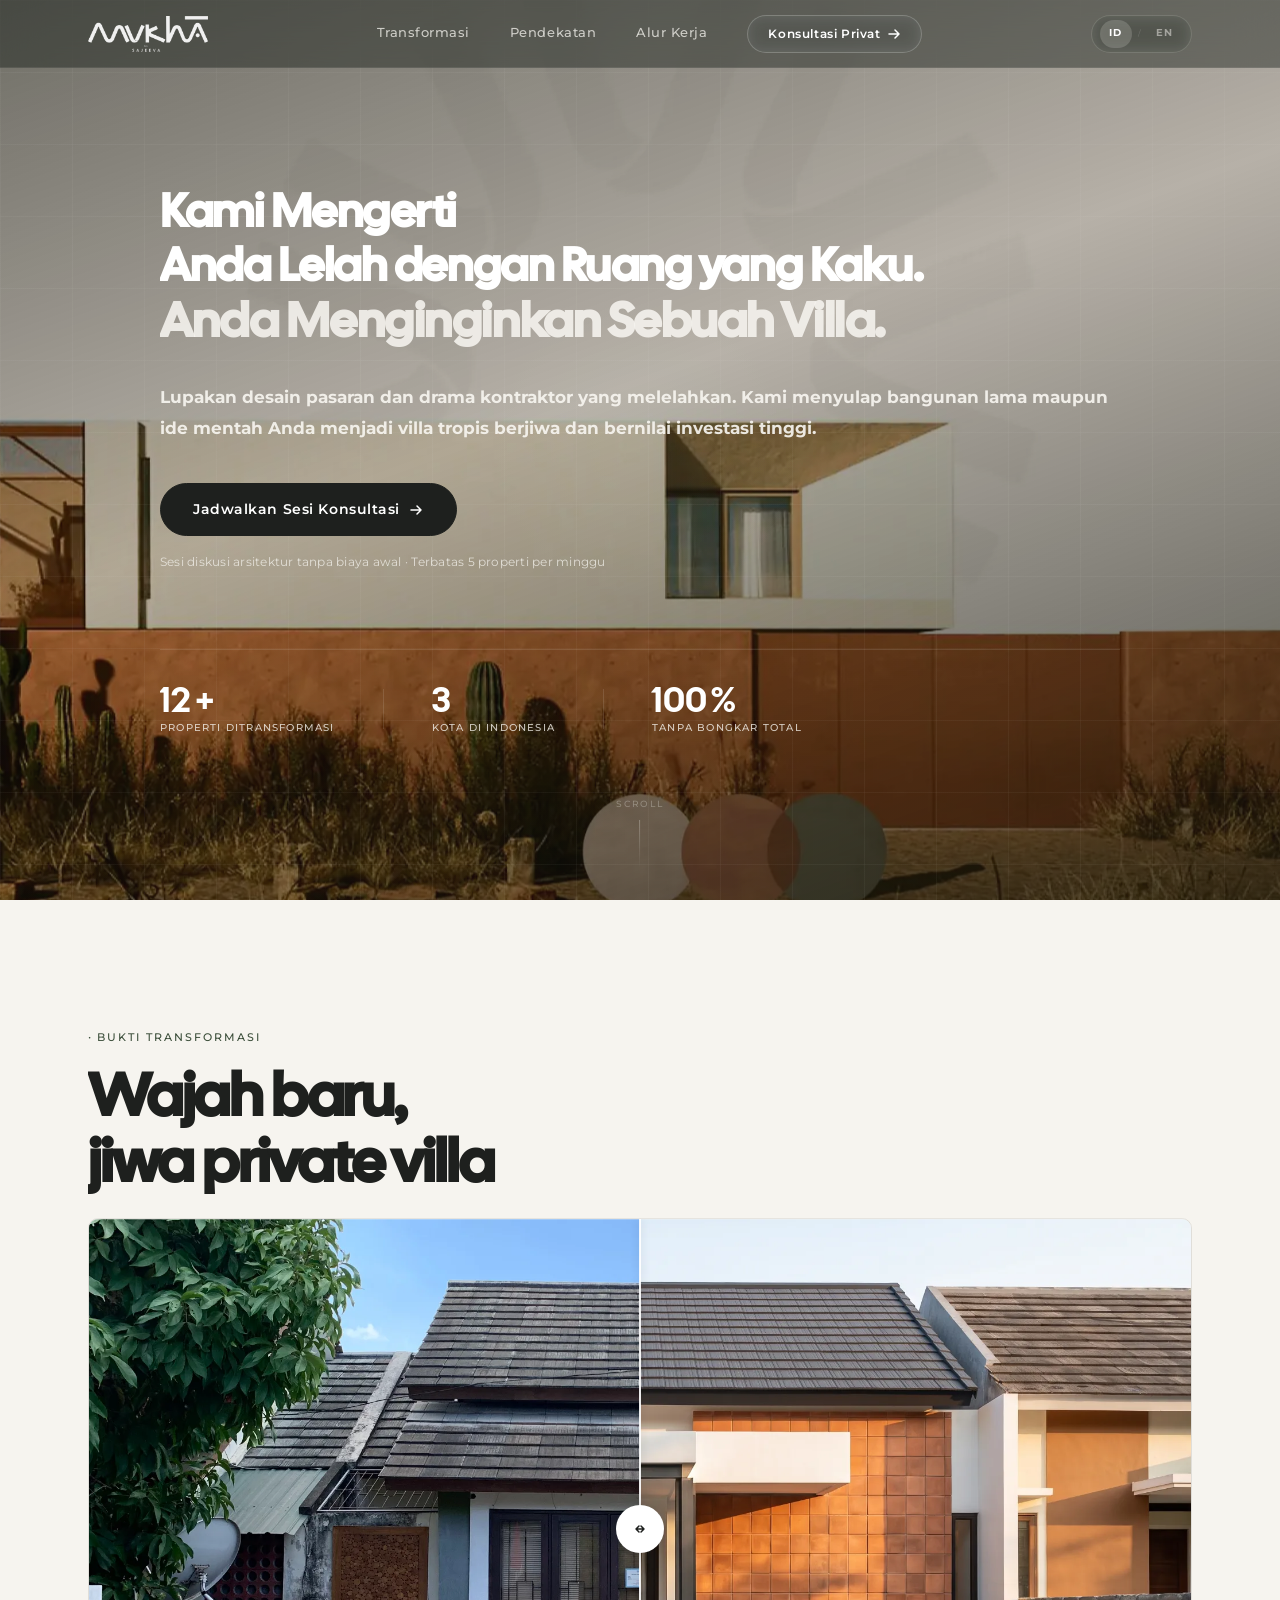
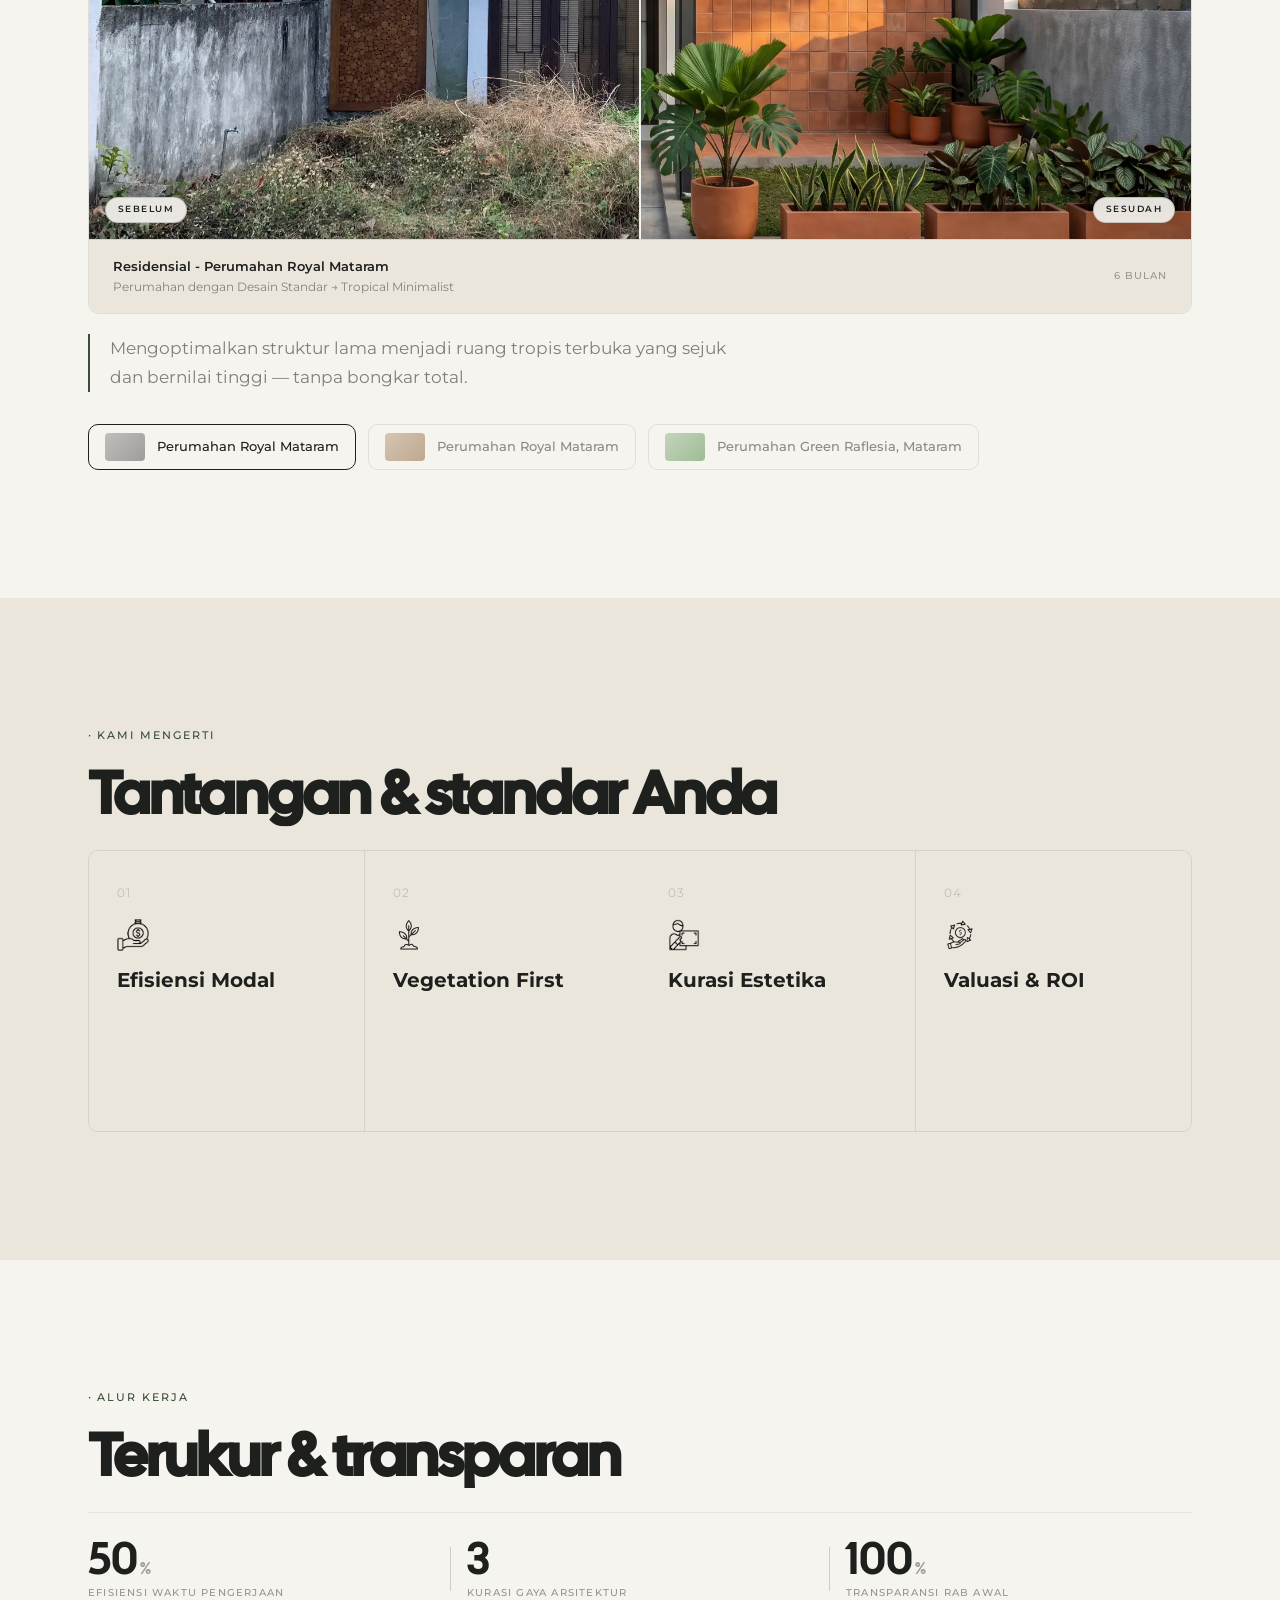
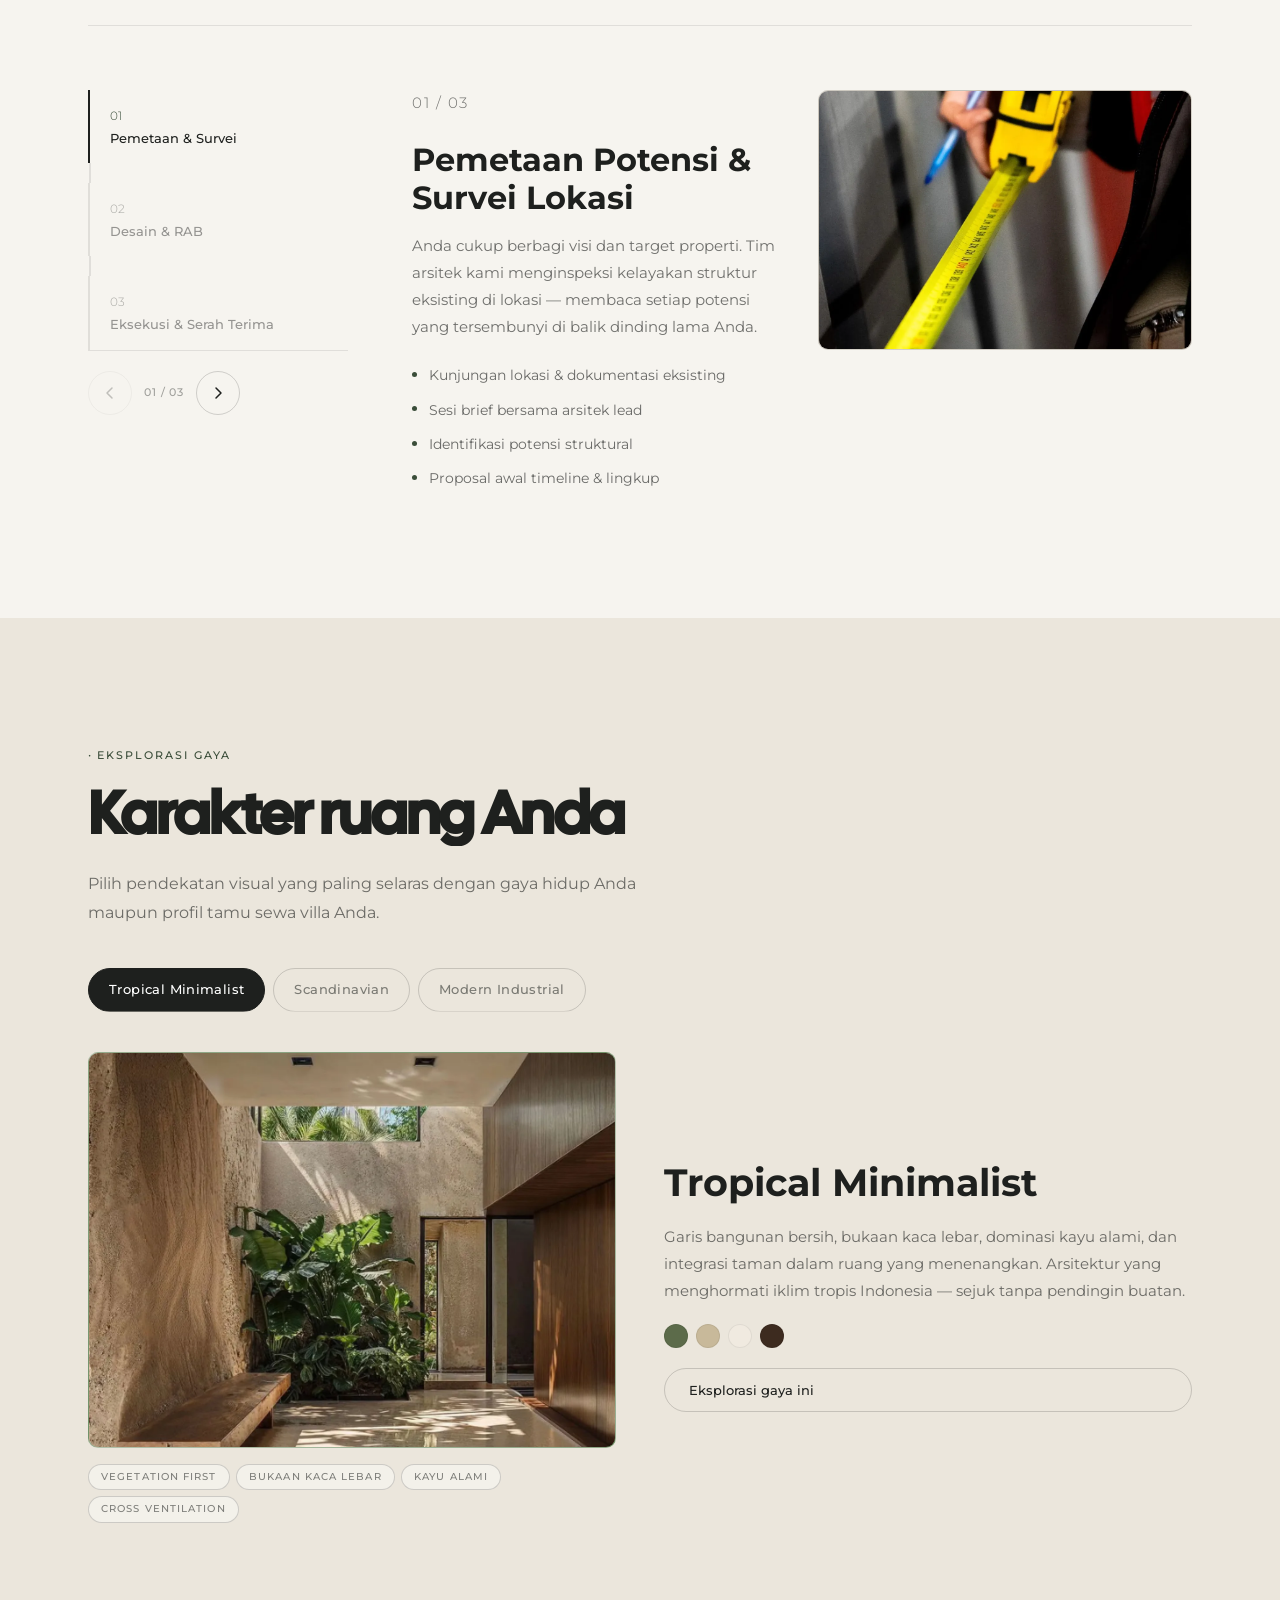
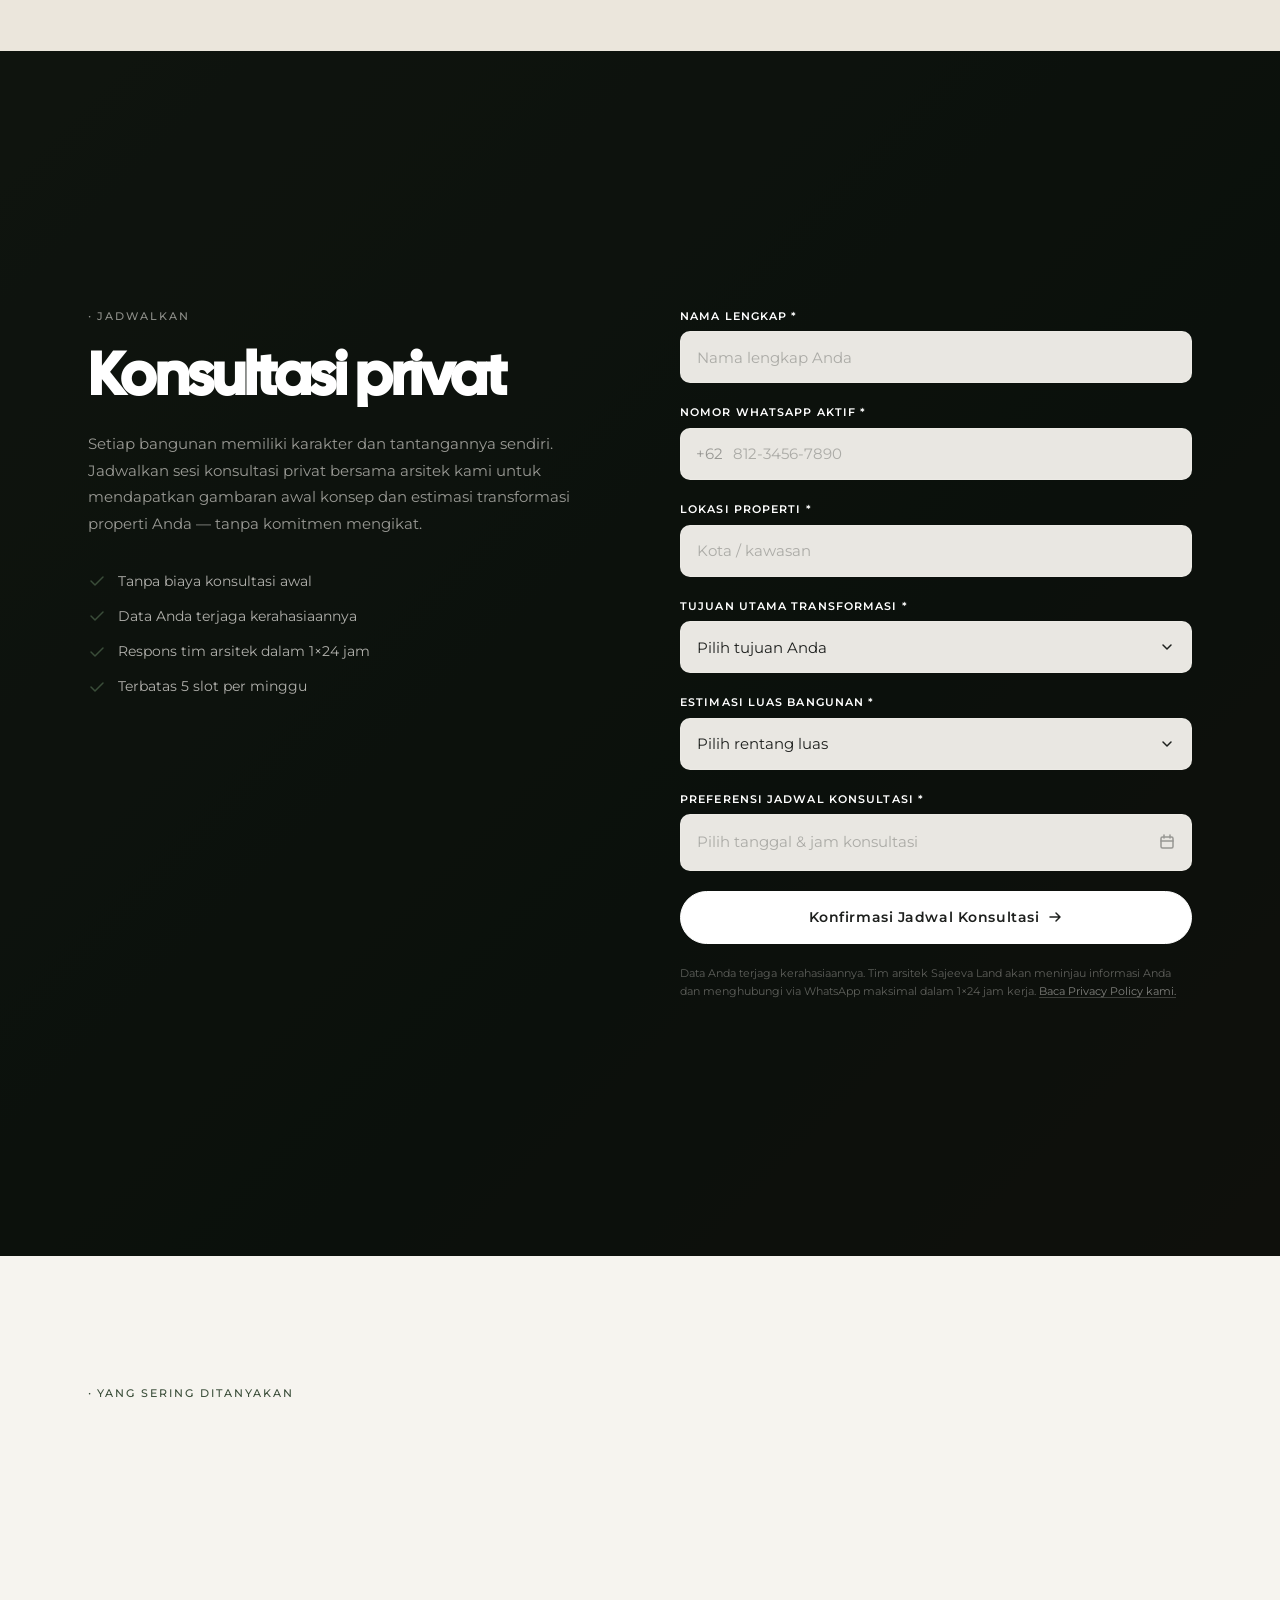
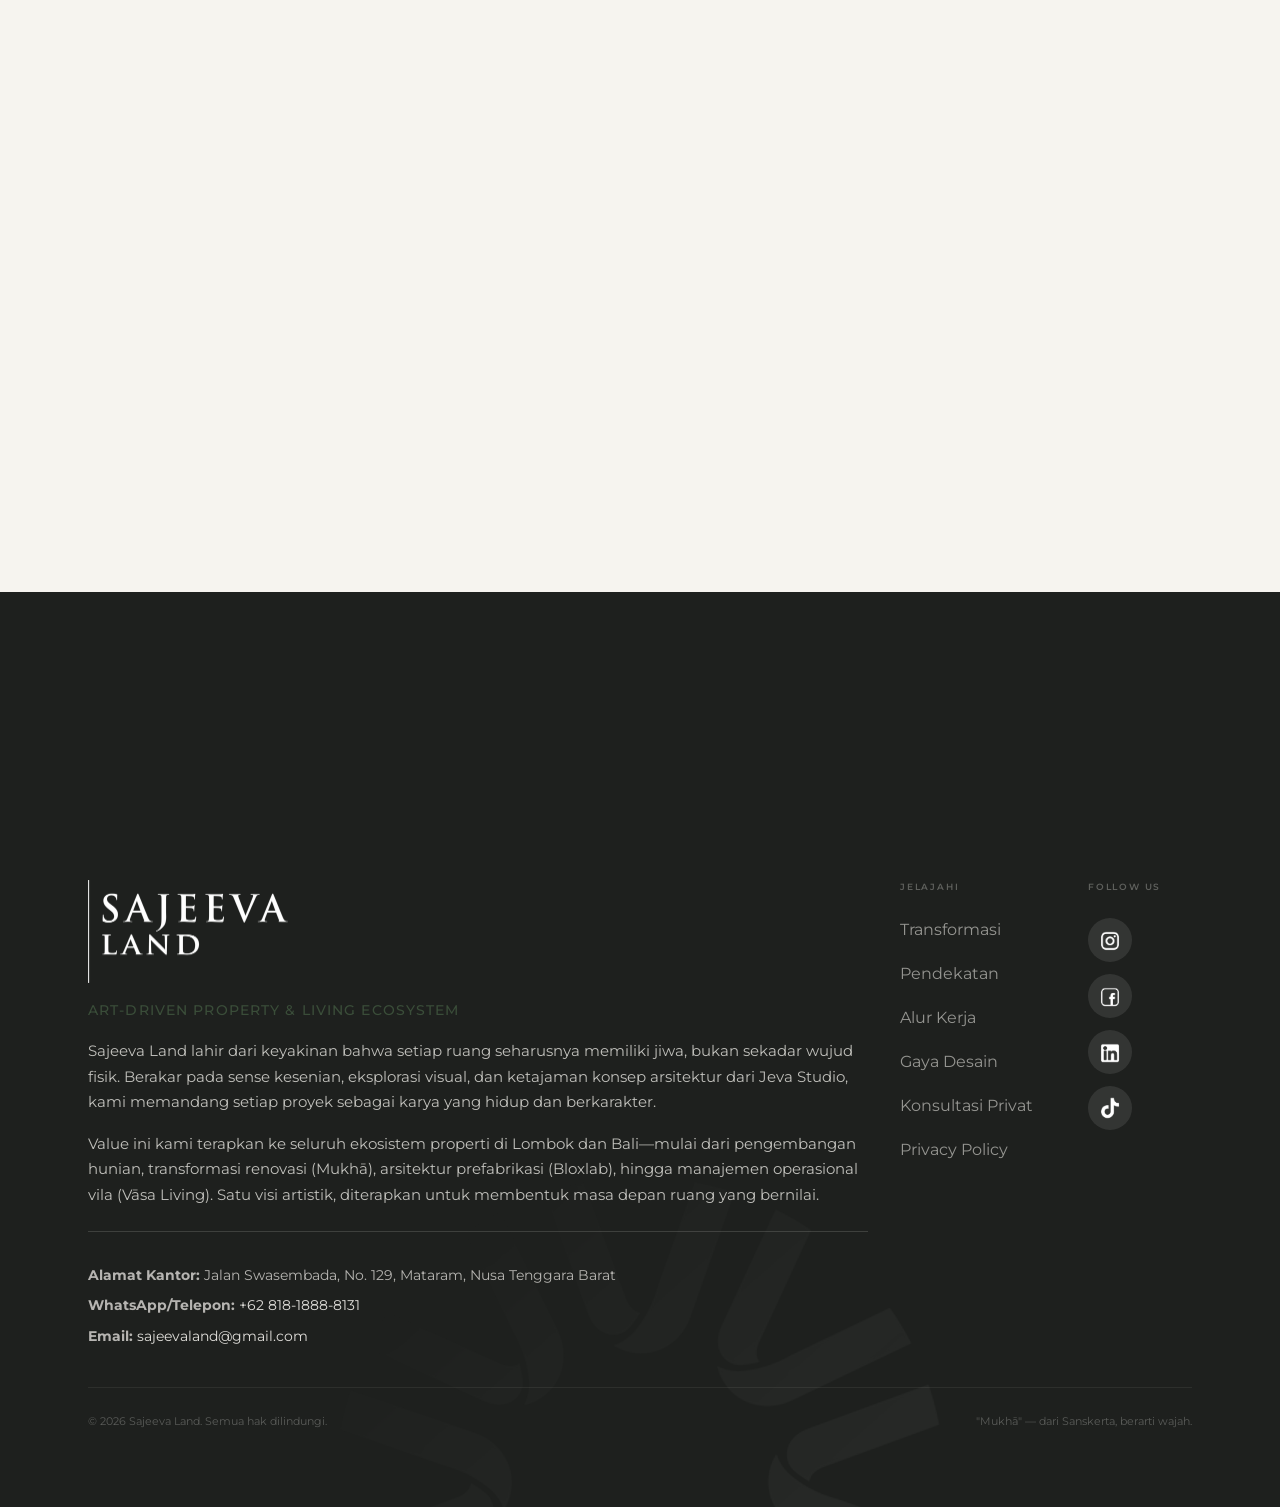
<file: MUKHA BY SAJEEVA/index.html>
<!DOCTYPE html>
<html lang="id">
<head>
  <!-- Google Tag Manager -->
  <script async src="https://www.googletagmanager.com/gtm.js?id=GTM-WZL8XSZG"></script>
<script>
  window.dataLayer = window.dataLayer || [];
  function gtag(){dataLayer.push(arguments);}
  gtag('js', new Date());
</script>
  <meta charset="UTF-8" />
  <meta name="viewport" content="width=device-width, initial-scale=1.0" />
  <title>Mukhā by Sajeeva — Transformasi Properti Berkelas</title>
  <meta name="description" content="Mukhā by Sajeeva menghadirkan standar private villa pada rumah lama Anda—tanpa bongkar total. Transformasi properti berbasis Vegetation First oleh Sajeeva Land." />
  <link rel="icon" type="image/webp" href="assets/favicon%20mukha.webp" />
  <link rel="apple-touch-icon" href="assets/favicon%20mukha.webp" />
  <!-- Preload critical assets -->
  <link rel="preload" href="assets/hero.webp" as="image" />
  <link rel="preload" href="assets/logo.webp" as="image" />
  <link rel="preconnect" href="https://fonts.googleapis.com" />
  <link rel="preconnect" href="https://fonts.gstatic.com" crossorigin />
  <link href="https://fonts.googleapis.com/css2?family=Cal+Sans&family=Montserrat:ital,wght@0,400;0,500;0,600;0,700;1,400&display=swap" rel="stylesheet" />
  <link rel="stylesheet" href="assets/css/style.css?v=71" />
</head>
<body>

  <!-- NAV -->
  <header class="nav" id="top">
    <div class="nav__inner container">
      <a href="#top" class="nav__logo">
        <img src="assets/logo.webp" alt="Mukhā by Sajeeva" class="nav__logo-img" />
      </a>
      <nav class="nav__links" aria-label="Navigasi utama">
        <a href="#transformasi" class="nav__link" data-id="Transformasi" data-en="Transformation">Transformasi</a>
        <a href="#nilai" class="nav__link" data-id="Pendekatan" data-en="Approach">Pendekatan</a>
        <a href="#proses" class="nav__link" data-id="Alur Kerja" data-en="Process">Alur Kerja</a>
        <a href="#konsultasi" class="nav__cta" data-id="Konsultasi Privat" data-en="Private Consult">
          <span class="nav__cta-label" data-id="Konsultasi Privat" data-en="Private Consult">Konsultasi Privat</span>
          <svg width="14" height="14" viewBox="0 0 14 14" fill="none"gabisa aria-hidden="true"><path d="M2 7h10M8 3l4 4-4 4" stroke="currentColor" stroke-width="1.5" stroke-linecap="round" stroke-linejoin="round"/></svg>
        </a>
      </nav>
      <div class="nav__right">
        <div class="lang-switch" role="group" aria-label="Pilih bahasa">
          <button class="lang-btn lang-btn--active" data-lang="id" aria-pressed="true">ID</button>
          <span class="lang-sep" aria-hidden="true">/</span>
          <button class="lang-btn" data-lang="en" aria-pressed="false">EN</button>
        </div>
        <button class="nav__burger" id="nav-burger" aria-label="Menu" aria-expanded="false">
          <span></span><span></span>
        </button>
      </div>
    </div>
    <div class="nav__mobile" id="nav-mobile" hidden>
      <a href="#transformasi" data-id="Transformasi" data-en="Transformation">Transformasi</a>
      <a href="#nilai" data-id="Pendekatan" data-en="Approach">Pendekatan</a>
      <a href="#proses" data-id="Alur Kerja" data-en="Process">Alur Kerja</a>
      <a href="#konsultasi" class="nav__mobile-cta" data-id="Konsultasi Privat →" data-en="Private Consult →">Konsultasi Privat →</a>
    </div>
  </header>

  <main>

    <!-- ═══════════════════════════════
         HERO
    ═══════════════════════════════ -->
    <section class="hero" id="hero">
      <div class="hero__bg" aria-hidden="true">
        <div class="hero__bg-img" aria-hidden="true"></div>
        <div class="hero__bg-overlay"></div>
        <div class="hero__grid" aria-hidden="true"></div>
      </div>

      <div class="hero__inner container">

        <div class="hero__logo-img" data-animate="fade-up" data-delay="0" hidden>
          <img src="assets/logo.webp" alt="Mukhā by Sajeeva" />
        </div>

        <div class="hero__body" data-animate="split-text" data-delay="200">
          <h1 class="hero__statement">
            <span class="split-word" data-id="Kami Mengerti" data-en="We Understand">Kami Mengerti</span>
            <span class="split-word" data-id="Anda Lelah dengan Ruang yang Kaku." data-en="You're Tired of Rigid Spaces.">Anda Lelah dengan Ruang yang Kaku.</span>
            <span class="split-word hero__statement-em" data-id="Anda Menginginkan Sebuah Villa." data-en="You Want a True Villa."><em>Anda Menginginkan Sebuah Villa.</em></span>
          </h1>
          <p class="hero__sub" data-id="Lupakan desain pasaran dan drama kontraktor yang melelahkan. Kami menyulap bangunan lama maupun ide mentah Anda menjadi villa tropis berjiwa dan bernilai investasi tinggi." data-en="No more template designs or endless contractor drama. We transform tired structures and raw ideas into soulful, high-yield tropical villas.">
            Lupakan desain pasaran dan drama kontraktor yang melelahkan. Kami menyulap bangunan lama maupun ide mentah Anda menjadi villa tropis berjiwa dan bernilai investasi tinggi.
          </p>
          <div class="hero__cta-group">
            <a href="#konsultasi" class="btn-cta magnetic" data-id="Jadwalkan Sesi Konsultasi" data-en="Schedule a Consultation">
              <span class="btn-label" data-id="Jadwalkan Sesi Konsultasi" data-en="Schedule a Consultation">Jadwalkan Sesi Konsultasi</span>
              <svg class="btn-arrow" width="16" height="16" viewBox="0 0 16 16" fill="none" aria-hidden="true"><path d="M3 8h10M9 4l4 4-4 4" stroke="currentColor" stroke-width="1.5" stroke-linecap="round" stroke-linejoin="round"/></svg>
            </a>
            <p class="hero__micronote">
              <span data-id="Sesi diskusi arsitektur tanpa biaya awal" data-en="Free initial architecture consultation">Sesi diskusi arsitektur tanpa biaya awal</span>
              <span aria-hidden="true"> · </span>
              <span data-id="Terbatas 5 properti per minggu" data-en="Limited to 5 properties per week">Terbatas 5 properti per minggu</span>
            </p>
          </div>
        </div>

        <div class="hero__metrics" data-animate="fade-up" data-delay="500">
          <div class="hero__metric">
            <span class="hero__metric-num" data-count="12">0</span>
            <span class="hero__metric-label" data-id="Properti Ditransformasi" data-en="Properties Transformed">Properti Ditransformasi</span>
          </div>
          <div class="hero__metric-sep" aria-hidden="true"></div>
          <div class="hero__metric">
            <span class="hero__metric-num" data-count="3">0</span>
            <span class="hero__metric-label" data-id="Kota di Indonesia" data-en="Cities in Indonesia">Kota di Indonesia</span>
          </div>
          <div class="hero__metric-sep" aria-hidden="true"></div>
          <div class="hero__metric">
            <span class="hero__metric-num" data-count="100">0</span>
            <span class="hero__metric-label" data-id="Tanpa Bongkar Total" data-en="Without Full Demolition">Tanpa Bongkar Total</span>
          </div>
        </div>
      </div>

      <div class="hero__scroll" aria-hidden="true">
        <span>scroll</span>
        <div class="hero__scroll-line"></div>
      </div>
    </section>

    <!-- ═══════════════════════════════
         BEFORE–AFTER
    ═══════════════════════════════ -->
    <section class="transform section" id="transformasi">
      <div class="container">
        <div class="section-label" data-animate="fade-up">
          <span class="dot" aria-hidden="true">·</span> <span data-id="· bukti transformasi" data-en="· proof of transformation">bukti transformasi</span>
        </div>
        <h2 class="section-title" data-animate="fade-up" data-delay="80">
          <span data-id="Wajah baru," data-en="A new face,">Wajah baru,</span><br /><em data-id="jiwa private villa" data-en="the soul of a private villa">jiwa private villa</em>
        </h2>

        <div class="ba-wrap" data-animate="fade-up" data-delay="160">
          <div class="ba" id="ba-1" role="region" aria-label="Perbandingan sebelum dan sesudah Yogyakarta">
            <div class="ba__track">
              <div class="ba__side ba__side--before">
                <img src="assets/b3.webp" alt="Kondisi asli properti Yogyakarta" loading="lazy" />
                <div class="ba__label" data-id="sebelum" data-en="before">sebelum</div>
              </div>
              <div class="ba__side ba__side--after">
                <img src="assets/a3.webp" alt="Hasil transformasi Yogyakarta" loading="lazy" />
                <div class="ba__label ba__label--right" data-id="sesudah" data-en="after">sesudah</div>
              </div>
              <div class="ba__divider" id="ba-divider">
                <div class="ba__line"></div>
                <button class="ba__handle" aria-label="Geser untuk membandingkan">
                  <svg width="22" height="22" viewBox="0 0 22 22" fill="none" aria-hidden="true">
                    <path d="M7 11h8M7 11l3-3M7 11l3 3M15 11l-3-3M15 11l-3 3" stroke="currentColor" stroke-width="1.5" stroke-linecap="round" stroke-linejoin="round"/>
                  </svg>
                </button>
              </div>
            </div>
            <div class="ba__info">
              <div>
                <p class="ba__project" data-id="Residensial - Perumahan Royal Mataram" data-en="Residential - Perumahan Royal Mataram">Residensial - Perumahan Royal Mataram</p>
                <p class="ba__type"><span data-id="Perumahan dengan Desain Standar → Tropical Minimalist" data-en="Housing Development with Standardized Designs → Tropical Minimalist">Perumahan dengan Desain Standar → Tropical Minimalist</span></p>
              </div>
              <span class="ba__dur" data-id="6 BULAN" data-en="6 MONTHS">6 BULAN</span>
            </div>
          </div>

          <div class="ba" id="ba-2" role="region" aria-label="Perbandingan sebelum dan sesudah Serpong" hidden>
            <div class="ba__track">
              <div class="ba__side ba__side--before">
                <img src="assets/b2.webp" alt="Kondisi asli properti Serpong" loading="lazy" />
                <div class="ba__label" data-id="sebelum" data-en="before">sebelum</div>
              </div>
              <div class="ba__side ba__side--after">
                <img src="assets/a2.webp" alt="Hasil transformasi Serpong" loading="lazy" />
                <div class="ba__label ba__label--right" data-id="sesudah" data-en="after">sesudah</div>
              </div>
              <div class="ba__divider" id="ba-divider-2">
                <div class="ba__line"></div>
                <button class="ba__handle" aria-label="Geser untuk membandingkan">
                  <svg width="22" height="22" viewBox="0 0 22 22" fill="none" aria-hidden="true">
                    <path d="M7 11h8M7 11l3-3M7 11l3 3M15 11l-3-3M15 11l-3 3" stroke="currentColor" stroke-width="1.5" stroke-linecap="round" stroke-linejoin="round"/>
                  </svg>
                </button>
              </div>
            </div>
            <div class="ba__info">
              <div>
                <p class="ba__project" data-id="Residensial - Perumahan Royal Mataram" data-en="Residential - Perumahan Royal Mataram">Residensial - Perumahan Royal Mataram</p>
                <p class="ba__type"><span data-id="Perumahan dengan Desain Standar → Modern Minimalist" data-en="Housing Development with Standardized Designs → Modern Minimalist">Perumahan dengan Desain Standar → Modern Minimalist</span></p>
              </div>
              <span class="ba__dur" data-id="5 BULAN" data-en="5 MONTHS">5 BULAN</span>
            </div>
          </div>

          <div class="ba" id="ba-3" role="region" aria-label="Perbandingan sebelum dan sesudah Griya Selaparang" hidden>
            <div class="ba__track">
              <div class="ba__side ba__side--before">
                <img src="assets/b1.webp" alt="Kondisi asli properti Griya Selaparang" loading="lazy" />
                <div class="ba__label" data-id="sebelum" data-en="before">sebelum</div>
              </div>
              <div class="ba__side ba__side--after">
                <img src="assets/a1.webp" alt="Hasil transformasi Griya Selaparang" loading="lazy" />
                <div class="ba__label ba__label--right" data-id="sesudah" data-en="after">sesudah</div>
              </div>
              <div class="ba__divider" id="ba-divider-3">
                <div class="ba__line"></div>
                <button class="ba__handle" aria-label="Geser untuk membandingkan">
                  <svg width="22" height="22" viewBox="0 0 22 22" fill="none" aria-hidden="true">
                    <path d="M7 11h8M7 11l3-3M7 11l3 3M15 11l-3-3M15 11l-3 3" stroke="currentColor" stroke-width="1.5" stroke-linecap="round" stroke-linejoin="round"/>
                  </svg>
                </button>
              </div>
            </div>
            <div class="ba__info">
              <div>
                <p class="ba__project" data-id="Residensial - Perumahan Green Raflesia, Mataram" data-en="Residential - Perumahan Green Raflesia, Mataram">Residensial - Perumahan Green Raflesia, Mataram</p>
                <p class="ba__type"><span data-id="Perumahan dengan Desain Standar → Tropical Minimalist Villa" data-en="Housing Development with Standardized Designs → Tropical Minimalist Villa">Perumahan dengan Desain Standar → Tropical Minimalist Villa</span></p>
              </div>
              <span class="ba__dur" data-id="7 BULAN" data-en="7 MONTHS">7 BULAN</span>
            </div>
          </div>

          <p class="ba__caption" data-id="Mengoptimalkan struktur lama menjadi ruang tropis terbuka yang sejuk dan bernilai tinggi — tanpa bongkar total." data-en="Transforming an aging structure into an open tropical space — cool, high-value, without full demolition.">
            Mengoptimalkan struktur lama menjadi ruang tropis terbuka yang sejuk
            dan bernilai tinggi — tanpa bongkar total.
          </p>          </p>

          <div class="ba__thumbs" role="tablist" aria-label="Pilih proyek">
            <button class="ba__thumb ba__thumb--active" role="tab" aria-selected="true" data-idx="0">
              <div class="ba__thumb-img" style="background:linear-gradient(135deg,#C0BFBD,#9E9C9A)"></div>
              <span>Perumahan Royal Mataram</span>
            </button>
            <button class="ba__thumb" role="tab" aria-selected="false" data-idx="1">
              <div class="ba__thumb-img" style="background:linear-gradient(135deg,#D5C5B0,#BFA890)"></div>
              <span>Perumahan Royal Mataram</span>
            </button>
            <button class="ba__thumb" role="tab" aria-selected="false" data-idx="2">
              <div class="ba__thumb-img" style="background:linear-gradient(135deg,#C4D4BC,#9EBC95)"></div>
              <span>Perumahan Green Raflesia, Mataram</span>
            </button>
          </div>
        </div>
      </div>
    </section>

    <!-- ═══════════════════════════════
         VALUE MATRIX
    ═══════════════════════════════ -->
    <section class="matrix section" id="nilai">
      <div class="container">
        <div class="section-label" data-animate="fade-up">
          <span class="dot" aria-hidden="true">·</span> <span data-id="· Kami mengerti" data-en="· We understand">Kami mengerti</span>
        </div>
        <h2 class="section-title" data-animate="fade-up" data-delay="80"><span data-id="Tantangan &amp; standar Anda" data-en="Your challenges & standards">Tantangan & standar Anda</span></h2>

        <div class="matrix__grid">
          <div class="matrix__card" data-animate="fade-up" data-delay="0" tabindex="0">
            <div class="matrix__front">
              <span class="matrix__num">01</span>
              <img src="assets/efisiensi.webp" class="matrix__icon" width="32" height="32" alt="" aria-hidden="true" loading="lazy">
              <h3 class="matrix__title" data-id="Efisiensi Modal" data-en="Capital Efficiency">Efisiensi Modal</h3>
            </div>
            <div class="matrix__back">
              <h3 class="matrix__title" data-id="Efisiensi Modal" data-en="Capital Efficiency">Efisiensi Modal</h3>
              <p data-id="Tak perlu mengorbankan waktu dan biaya bangun dari nol. Kami mempertahankan struktur kokoh yang sudah ada untuk efisiensi biaya dan percepatan waktu pengerjaan hingga 50%." data-en="No need to sacrifice time and cost building from scratch. We preserve your existing solid structure to cut costs and accelerate delivery by up to 50%.">Tak perlu mengorbankan waktu dan biaya bangun dari nol. Kami mempertahankan struktur kokoh yang sudah ada untuk efisiensi biaya dan percepatan waktu pengerjaan hingga 50%.</p>
            </div>
          </div>

          <div class="matrix__card" data-animate="fade-up" data-delay="80" tabindex="0">
            <div class="matrix__front">
              <span class="matrix__num">02</span>
              <img src="assets/vegetation.webp" class="matrix__icon" width="32" height="32" alt="" aria-hidden="true" loading="lazy">
              <h3 class="matrix__title">Vegetation First</h3>
            </div>
            <div class="matrix__back">
              <h3 class="matrix__title">Vegetation First</h3>
              <p data-id="Menjawab masalah rumah panas dan pengap lewat integrasi lanskap tropis, aliran udara silang, dan pencahayaan alami sebagai fondasi utama desain." data-en="Solving the problem of hot, stuffy homes through tropical landscape integration, cross ventilation, and natural light as the primary design foundation.">Menjawab masalah rumah panas dan pengap lewat integrasi lanskap tropis, aliran udara silang, dan pencahayaan alami sebagai fondasi utama desain.</p>
            </div>
          </div>

          <div class="matrix__card" data-animate="fade-up" data-delay="160" tabindex="0">
            <div class="matrix__front">
              <span class="matrix__num">03</span>
              <img src="assets/kurasi.webp" class="matrix__icon" width="32" height="32" alt="" aria-hidden="true" loading="lazy">
              <h3 class="matrix__title" data-id="Kurasi Estetika" data-en="Aesthetic Curation">Kurasi Estetika</h3>
            </div>
            <div class="matrix__back">
              <h3 class="matrix__title" data-id="Kurasi Estetika" data-en="Aesthetic Curation">Kurasi Estetika</h3>
              <p data-id="Rancangan arsitektur timeless dari tim Sajeeva Land melalui pilihan gaya terkurasi yang relevan untuk hunian pribadi maupun pasar sewa premium." data-en="Timeless architectural designs from the Sajeeva Land team through curated style choices relevant for personal residences and the premium rental market.">Rancangan arsitektur dari tim Sajeeva Land melalui pilihan gaya terkurasi yang relevan untuk hunian pribadi maupun pasar sewa premium.</p>
            </div>
          </div>

          <div class="matrix__card" data-animate="fade-up" data-delay="240" tabindex="0">
            <div class="matrix__front">
              <span class="matrix__num">04</span>
              <img src="assets/roi.webp" class="matrix__icon" width="32" height="32" alt="" aria-hidden="true" loading="lazy">
              <h3 class="matrix__title" data-id="Valuasi & ROI" data-en="Valuation & ROI">Valuasi &amp; ROI</h3>
            </div>
            <div class="matrix__back">
              <h3 class="matrix__title" data-id="Valuasi & ROI" data-en="Valuation & ROI">Valuasi &amp; ROI</h3>
              <p data-id="Setiap detail material dan tata ruang dikalkulasi untuk mengangkat nilai jual kembali (capital gain) serta daya tarik rental yield properti Anda." data-en="Every material detail and spatial layout is calculated to elevate your property's resale value (capital gain) and rental yield appeal.">Setiap detail material dan tata ruang dikalkulasi untuk mengangkat nilai jual kembali (capital gain) serta daya tarik rental yield properti Anda.</p>
            </div>
          </div>
        </div>
      </div>
    </section>

    <!-- ═══════════════════════════════
         PROCESS
    ═══════════════════════════════ -->
    <section class="process section" id="proses">
      <div class="container">
        <div class="section-label" data-animate="fade-up">
          <span class="dot" aria-hidden="true">·</span> <span data-id="· alur kerja" data-en="· our process">alur kerja</span>
        </div>
        <h2 class="section-title" data-animate="fade-up" data-delay="80">
          <em data-id="Terukur" data-en="Measured">Terukur</em> &amp; <span data-id="transparan" data-en="transparent">transparan</span></h2>
        </h2>

        <div class="metrics-strip" data-animate="fade-up" data-delay="160">
          <div class="metric">
            <span class="metric__num"><span data-count="50">0</span><span class="metric__sfx">%</span></span>
            <span class="metric__label" data-id="Efisiensi Waktu Pengerjaan" data-en="Construction Time Efficiency">Efisiensi Waktu Pengerjaan</span>
          </div>
          <div class="metric__sep" aria-hidden="true"></div>
          <div class="metric">
            <span class="metric__num"><span data-count="3">0</span></span>
            <span class="metric__label" data-id="Kurasi Gaya Arsitektur" data-en="Curated Architectural Styles">Kurasi Gaya Arsitektur</span>
          </div>
          <div class="metric__sep" aria-hidden="true"></div>
          <div class="metric">
            <span class="metric__num"><span data-count="100">0</span><span class="metric__sfx">%</span></span>
            <span class="metric__label" data-id="Transparansi RAB Awal" data-en="Upfront Budget Transparency">Transparansi RAB Awal</span>
          </div>
        </div>

        <div class="stepper" data-animate="fade-up" data-delay="240">
          <div class="stepper__nav" role="tablist" aria-label="Tahapan proses">
            <button class="stepper__tab stepper__tab--active" role="tab" aria-selected="true" aria-controls="sp-1" id="st-1">
              <span class="stepper__n">01</span>
              <span class="stepper__lbl" data-id="Pemetaan & Survei" data-en="Assessment & Survey">Pemetaan &amp; Survei</span>
            </button>
            <div class="stepper__conn" aria-hidden="true"></div>
            <button class="stepper__tab" role="tab" aria-selected="false" aria-controls="sp-2" id="st-2">
              <span class="stepper__n">02</span>
              <span class="stepper__lbl" data-id="Desain & RAB" data-en="Design & Budget">Desain &amp; RAB</span>
            </button>
            <div class="stepper__conn" aria-hidden="true"></div>
            <button class="stepper__tab" role="tab" aria-selected="false" aria-controls="sp-3" id="st-3">
              <span class="stepper__n">03</span>
              <span class="stepper__lbl" data-id="Eksekusi & Serah Terima" data-en="Execution & Handover">Eksekusi &amp; Serah Terima</span>
            </button>
            <div class="stepper__arrows">
              <button class="icon-btn" id="s-prev" aria-label="Sebelumnya" disabled>
                <svg width="16" height="16" viewBox="0 0 16 16" fill="none" aria-hidden="true"><path d="M10 3L5 8l5 5" stroke="currentColor" stroke-width="1.5" stroke-linecap="round" stroke-linejoin="round"/></svg>
              </button>
              <span id="s-label" aria-live="polite">01 / 03</span>
              <button class="icon-btn" id="s-next" aria-label="Berikutnya">
                <svg width="16" height="16" viewBox="0 0 16 16" fill="none" aria-hidden="true"><path d="M6 3l5 5-5 5" stroke="currentColor" stroke-width="1.5" stroke-linecap="round" stroke-linejoin="round"/></svg>
              </button>
            </div>
          </div>

          <div class="stepper__panels">
            <div class="stepper__panel" id="sp-1" role="tabpanel" aria-labelledby="st-1">
              <div class="stepper__content">
                <p class="stepper__count">01 / 03</p>
                <h3 data-id="Pemetaan Potensi & Survei Lokasi" data-en="Potential Mapping & Site Survey">Pemetaan Potensi &amp; Survei Lokasi</h3>
                <p data-id="Anda cukup berbagi visi dan target properti..." data-en="Simply share your vision and property goals. Our architect team inspects the structural viability on-site — reading every potential hidden behind your building's old walls.">Anda cukup berbagi visi dan target properti. Tim arsitek kami menginspeksi kelayakan struktur eksisting di lokasi — membaca setiap potensi yang tersembunyi di balik dinding lama Anda.</p>
                <ul class="stepper__list">
                  <li data-id="Kunjungan lokasi & dokumentasi eksisting" data-en="Site visit & existing condition documentation">Kunjungan lokasi &amp; dokumentasi eksisting</li>
                  <li data-id="Sesi brief bersama arsitek lead" data-en="Brief session with lead architect">Sesi brief bersama arsitek lead</li>
                  <li data-id="Identifikasi potensi struktural" data-en="Structural potential identification">Identifikasi potensi struktural</li>
                  <li data-id="Proposal awal timeline & lingkup" data-en="Initial timeline & scope proposal">Proposal awal timeline &amp; lingkup</li>
                </ul>
              </div>
              <div class="stepper__visual">
                <div class="stepper__placeholder">
                  <img src="assets/survey.webp" alt="Fase survei" loading="lazy">
                  <span>Foto / Ilustrasi Fase 01</span>
                </div>
              </div>
            </div>

            <div class="stepper__panel" id="sp-2" role="tabpanel" aria-labelledby="st-2" hidden>
              <div class="stepper__content">
                <p class="stepper__count">02 / 03</p>
                <h3 data-id="Konsep Desain & Transparansi RAB" data-en="Design Concept & Budget Transparency">Konsep Desain &amp; Transparansi RAB</h3>
                <p data-id="Penyusunan visualisasi 3D lengkap dengan rincian anggaran yang terkunci sejak awal — tanpa biaya tersembunyi. Anda melihat, menyetujui, lalu kami memulai." data-en="Complete 3D visualizations with a locked budget from day one — no hidden costs. You review, approve, then we begin.">Penyusunan visualisasi 3D lengkap dengan rincian anggaran yang terkunci sejak awal — tanpa biaya tersembunyi. Anda melihat, menyetujui, lalu kami memulai.</p>
                <ul class="stepper__list">
                  <li data-id="Rendering 3D fotorealistik per area" data-en="Photorealistic 3D rendering per area">Rendering 3D fotorealistik per area</li>
                  <li data-id="Gambar kerja arsitektur & interior" data-en="Architectural & interior working drawings">Gambar kerja arsitektur &amp; interior</li>
                  <li data-id="RAB terkunci — tanpa revisi biaya sepihak" data-en="Locked budget — no unilateral cost revisions">RAB terkunci — tanpa revisi biaya sepihak</li>
                  <li data-id="Pemilihan material & palet warna bersama" data-en="Joint material & color palette selection">Pemilihan material &amp; palet warna bersama</li>
                </ul>
              </div>
              <div class="stepper__visual">
                <div class="stepper__placeholder">
                  <img src="assets/design.webp" alt="Fase desain" loading="lazy">
                  <span>Foto / Ilustrasi Fase 02</span>
                </div>
              </div>
            </div>

            <div class="stepper__panel" id="sp-3" role="tabpanel" aria-labelledby="st-3" hidden>
              <div class="stepper__content">
                <p class="stepper__count">03 / 03</p>
                <h3 data-id="Eksekusi Presisi & Serah Terima" data-en="Precision Execution & Handover">Eksekusi Presisi &amp; Serah Terima</h3>
                <p data-id="Pengawasan kualitas berkala oleh tim arsitek Sajeeva Land hingga properti siap dihuni atau dipasarkan. Setiap detail diperiksa sebelum kunci diserahkan ke tangan Anda." data-en="Regular quality oversight by the Sajeeva Land architect team until your property is ready to inhabit or market. Every detail inspected before the keys are handed to you.">Pengawasan kualitas berkala oleh tim arsitek Sajeeva Land hingga properti siap dihuni atau dipasarkan. Setiap detail diperiksa sebelum kunci diserahkan ke tangan Anda.</p>
                <ul class="stepper__list">
                  <li data-id="Site supervisor berdedikasi per proyek" data-en="Dedicated site supervisor per project">Site supervisor berdedikasi per proyek</li>
                  <li data-id="Laporan progres mingguan via WhatsApp" data-en="Weekly progress reports via WhatsApp">Laporan progres mingguan via WhatsApp</li>
                  <li data-id="Quality control berlapis" data-en="Multi-layer quality control">Quality control berlapis</li>
                  <li data-id="Garansi pengerjaan pasca serah terima" data-en="Post-handover workmanship warranty">Garansi pengerjaan pasca serah terima</li>
                </ul>
              </div>
              <div class="stepper__visual">
                <div class="stepper__placeholder">
                  <img src="assets/eksekusi.webp" alt="Fase eksekusi" loading="lazy">
                  <span>Foto / Ilustrasi Fase 03</span>
                </div>
              </div>
            </div>
          </div>

          <!-- Mobile carousel indicator dots -->
          <div class="stepper__carousel-dots" role="group" aria-label="Slide navigation">
            <button class="stepper__dot stepper__dot--active" data-slide="0" aria-label="Slide 1" aria-current="true"></button>
            <button class="stepper__dot" data-slide="1" aria-label="Slide 2"></button>
            <button class="stepper__dot" data-slide="2" aria-label="Slide 3"></button>
          </div>
        </div>
      </div>
    </section>

    <!-- ═══════════════════════════════
         DESIGN STYLES
    ═══════════════════════════════ -->
    <section class="styles section" id="gaya">
      <div class="container">
        <div class="section-label" data-animate="fade-up">
          <span class="dot" aria-hidden="true">·</span> <span data-id="· Eksplorasi gaya" data-en="· Explore styles">Eksplorasi gaya</span>
        </div>
        <h2 class="section-title" data-animate="fade-up" data-delay="80"><span data-id="Karakter ruang Anda" data-en="Your space&#39;s character">Karakter ruang Anda</span></h2>
        <p class="section-desc" data-animate="fade-up" data-delay="160" data-id="Pilih pendekatan visual yang paling selaras dengan gaya hidup Anda maupun profil tamu sewa villa Anda." data-en="Choose the visual approach that best aligns with your lifestyle or your villa rental guests' profile.">
          Pilih pendekatan visual yang paling selaras dengan gaya hidup Anda
          maupun profil tamu sewa villa Anda.
        </p>

        <div class="style-tabs" role="tablist" aria-label="Pilih gaya" data-animate="fade-up" data-delay="240">
          <button class="style-pill style-pill--active" role="tab" aria-selected="true" aria-controls="sty-1" id="styb-1">Tropical Minimalist</button>
          <button class="style-pill" role="tab" aria-selected="false" aria-controls="sty-2" id="styb-2">Scandinavian</button>
          <button class="style-pill" role="tab" aria-selected="false" aria-controls="sty-3" id="styb-3">Modern Industrial</button>
        </div>

        <div class="style-panels" data-animate="fade-up" data-delay="320">

          <div class="style-panel" id="sty-1" role="tabpanel" aria-labelledby="styb-1">
            <div class="style-panel__img">
              <div class="style-panel__ph" style="background:linear-gradient(135deg,#C4D4BC 0%,#7A9F70 100%)">
                <img src="assets/tropical_minimalist.webp" alt="Tropical Minimalist" loading="lazy">
                <span>Tropical Minimalist</span>
              </div>
              <div class="style-panel__tags">
                <span>Vegetation First</span><span data-id="Bukaan Kaca Lebar" data-en="Wide Glass Openings">Bukaan Kaca Lebar</span>
                <span data-id="Kayu Alami" data-en="Natural Wood">Kayu Alami</span><span>Cross Ventilation</span>
              </div>
            </div>
            <div class="style-panel__body">
              <h3>Tropical Minimalist</h3>
              <p data-id="Garis bangunan bersih, bukaan kaca lebar, dominasi kayu alami, dan integrasi taman dalam ruang yang menenangkan. Arsitektur yang menghormati iklim tropis Indonesia — sejuk tanpa pendingin buatan." data-en="Clean building lines, wide glass openings, natural wood dominance, and garden integration in a calming space. Architecture that respects Indonesia's tropical climate — cool without artificial cooling.">Garis bangunan bersih, bukaan kaca lebar, dominasi kayu alami, dan integrasi taman dalam ruang yang menenangkan. Arsitektur yang menghormati iklim tropis Indonesia — sejuk tanpa pendingin buatan.</p>
              <div class="style-panel__swatches">
                <span class="swatch" style="background:#5C6B4A" title="Forest Sage"></span>
                <span class="swatch" style="background:#C8B99A" title="Sand Stone"></span>
                <span class="swatch" style="background:#F0EAE0" title="Linen White"></span>
                <span class="swatch" style="background:#3D2B1F" title="Dark Teak"></span>
              </div>
              <a href="#konsultasi" class="btn-outline" data-id="Eksplorasi gaya ini" data-en="Explore this style">Eksplorasi gaya ini</a>
            </div>
          </div>

          <div class="style-panel" id="sty-2" role="tabpanel" aria-labelledby="styb-2" hidden>
            <div class="style-panel__img">
              <div class="style-panel__ph" style="background:linear-gradient(135deg,#E8DFD0 0%,#C8B99A 100%)">
                <img src="assets/scaninavian.webp" alt="Scandinavian" loading="lazy">
                <span>Scandinavian</span>
              </div>
              <div class="style-panel__tags">
                <span data-id="Palet Terang" data-en="Light Palette">Palet Terang</span><span data-id="Kayu Terang" data-en="Light Wood">Kayu Terang</span>
                <span>Natural Light</span><span data-id="Fungsional" data-en="Functional">Fungsional</span>
              </div>
            </div>
            <div class="style-panel__body">
              <h3>Scandinavian</h3>
              <p data-id="Palet warna terang yang hangat, pencahayaan alami maksimal, serta fungsionalitas ruang yang lapang dan homey. Kehangatan rumah Skandinavia yang diadaptasi ke iklim tropis dengan material lokal." data-en="Warm light palette, maximized natural lighting, and spacious functional rooms with a homey feel. The warmth of Scandinavian homes adapted to the tropical climate with local materials.">Palet warna terang yang hangat, pencahayaan alami maksimal, serta fungsionalitas ruang yang lapang dan homey. Kehangatan rumah Skandinavia yang diadaptasi ke iklim tropis dengan material lokal.</p>
              <div class="style-panel__swatches">
                <span class="swatch" style="background:#D4C5B0" title="Warm Sand"></span>
                <span class="swatch" style="background:#B8A99A" title="Clay"></span>
                <span class="swatch" style="background:#F7F4EF" title="Cream"></span>
                <span class="swatch" style="background:#4A3F35" title="Walnut"></span>
              </div>
              <a href="#konsultasi" class="btn-outline" data-id="Eksplorasi gaya ini" data-en="Explore this style">Eksplorasi gaya ini</a>
            </div>
          </div>

          <div class="style-panel" id="sty-3" role="tabpanel" aria-labelledby="styb-3" hidden>
            <div class="style-panel__img">
              <div class="style-panel__ph" style="background:linear-gradient(135deg,#BEBDBB 0%,#707070 100%)">
                <img src="assets/modern_minimalist.webp" alt="Modern Industrial" loading="lazy">
                <span>Modern Industrial</span>
              </div>
              <div class="style-panel__tags">
                <span>Exposed Concrete</span><span data-id="Baja Hitam Matte" data-en="Matte Black Steel">Baja Hitam Matte</span>
                <span data-id="Batu Alam Lokal" data-en="Local Natural Stone">Batu Alam Lokal</span><span data-id="Vegetasi Rimbun" data-en="Lush Vegetation">Vegetasi Rimbun</span>
              </div>
            </div>
            <div class="style-panel__body">
              <h3>Modern Industrial</h3>
              <p data-id="Eksplorasi tekstur beton ekspos, aksen baja hitam matte, dan batu alam lokal yang berpadu kontras dengan rimbun vegetasi hijau. Kejujuran material diangkat menjadi estetika yang kuat." data-en="Exposed concrete textures, matte black steel accents, and local natural stone contrasting beautifully with lush green vegetation. Raw material honesty elevated into powerful aesthetic.">Eksplorasi tekstur beton ekspos, aksen baja hitam matte, dan batu alam lokal yang berpadu kontras dengan rimbun vegetasi hijau. Kejujuran material diangkat menjadi estetika yang kuat.</p>
              <div class="style-panel__swatches">
                <span class="swatch" style="background:#3A3A3A" title="Charcoal"></span>
                <span class="swatch" style="background:#8B7355" title="Rust Wood"></span>
                <span class="swatch" style="background:#C0B9B0" title="Cement"></span>
                <span class="swatch" style="background:#3A4D39" title="Olive Green"></span>
              </div>
              <a href="#konsultasi" class="btn-outline" data-id="Eksplorasi gaya ini" data-en="Explore this style">Eksplorasi gaya ini</a>
            </div>
          </div>

        </div>
      </div>
    </section>

    <!-- ═══════════════════════════════
         FORM
    ═══════════════════════════════ -->
    <section class="consult section" id="konsultasi">
      <div class="consult__bg" aria-hidden="true"></div>
      <div class="container">
        <div class="consult__inner">

          <div class="consult__left" data-animate="fade-up">
            <div class="section-label section-label--light">
              <span class="dot" aria-hidden="true">·</span> <span data-id="· Jadwalkan" data-en="· Schedule">Jadwalkan</span>
            </div>
            <h2 class="section-title section-title--light"><span data-id="Konsultasi privat" data-en="Private consultation">Konsultasi privat</span></h2>
            <p class="consult__desc" data-id="Setiap bangunan memiliki karakter..." data-en="Every building has its own character and challenges. Schedule a private consultation with our architect to get an initial concept overview and transformation estimate — with no binding commitment.">
              Setiap bangunan memiliki karakter dan tantangannya sendiri.
              Jadwalkan sesi konsultasi privat bersama arsitek kami untuk
              mendapatkan gambaran awal konsep dan estimasi transformasi
              properti Anda — tanpa komitmen mengikat.
            </p>
            <ul class="consult__list">
              <li>
                <svg width="18" height="18" viewBox="0 0 18 18" fill="none" aria-hidden="true"><path d="M3 9l4 4 8-8" stroke="#3A4D39" stroke-width="1.5" stroke-linecap="round" stroke-linejoin="round"/></svg>
                <span data-id="Tanpa biaya konsultasi awal" data-en="No initial consultation fee">Tanpa biaya konsultasi awal</span>
              </li>
              <li>
                <svg width="18" height="18" viewBox="0 0 18 18" fill="none" aria-hidden="true"><path d="M3 9l4 4 8-8" stroke="#3A4D39" stroke-width="1.5" stroke-linecap="round" stroke-linejoin="round"/></svg>
                <span data-id="Data Anda terjaga kerahasiaannya" data-en="Your data is kept confidential">Data Anda terjaga kerahasiaannya</span>
              </li>
              <li>
                <svg width="18" height="18" viewBox="0 0 18 18" fill="none" aria-hidden="true"><path d="M3 9l4 4 8-8" stroke="#3A4D39" stroke-width="1.5" stroke-linecap="round" stroke-linejoin="round"/></svg>
                <span data-id="Respons tim arsitek dalam 1×24 jam" data-en="Architect team responds within 24 hours">Respons tim arsitek dalam 1×24 jam</span>
              </li>
              <li>
                <svg width="18" height="18" viewBox="0 0 18 18" fill="none" aria-hidden="true"><path d="M3 9l4 4 8-8" stroke="#3A4D39" stroke-width="1.5" stroke-linecap="round" stroke-linejoin="round"/></svg>
                <span data-id="Terbatas 5 slot per minggu" data-en="Limited to 5 slots per week">Terbatas 5 slot per minggu</span>
              </li>
            </ul>
          </div>

          <div class="consult__right" data-animate="fade-up" data-delay="160">
            <form class="form" id="consult-form" novalidate data-submitting="false">

              <div class="form__group" id="fg-name">
                <label class="form__label" for="f-name"><span data-id="Nama Lengkap" data-en="Full Name">Nama Lengkap</span> <span aria-hidden="true">*</span></label>
                <input class="form__input" type="text" id="f-name" name="nama_lengkap" placeholder="Nama lengkap Anda" data-id="Nama lengkap Anda" data-en="Your full name" required minlength="3" autocomplete="name" aria-describedby="err-name" />
                <span class="form__error" id="err-name" role="alert" aria-live="polite" hidden></span>
              </div>

              <div class="form__group" id="fg-wa">
                <label class="form__label" for="f-wa"><span data-id="Nomor WhatsApp Aktif" data-en="Active WhatsApp Number">Nomor WhatsApp Aktif</span> <span aria-hidden="true">*</span></label>
                <div class="form__prefix-wrap">
                  <span class="form__prefix" aria-hidden="true">+62</span>
                  <input class="form__input form__input--prefixed" type="tel" id="f-wa" name="nomor_whatsapp" placeholder="812-3456-7890" required inputmode="numeric" autocomplete="tel" aria-describedby="err-wa" />
                </div>
                <span class="form__error" id="err-wa" role="alert" aria-live="polite" hidden></span>
              </div>

              <div class="form__group" id="fg-lokasi">
                <label class="form__label" for="f-lokasi"><span data-id="Lokasi Properti" data-en="Property Location">Lokasi Properti</span> <span aria-hidden="true">*</span></label>
                <input class="form__input" type="text" id="f-lokasi" name="lokasi_properti" placeholder="Kota / kawasan" data-id="Kota / kawasan" data-en="City / area" required minlength="3" aria-describedby="err-lokasi" />
                <span class="form__error" id="err-lokasi" role="alert" aria-live="polite" hidden></span>
              </div>

              <div class="form__group" id="fg-tujuan">
                <label class="form__label" for="f-tujuan"><span data-id="Tujuan Utama Transformasi" data-en="Main Transformation Goal">Tujuan Utama Transformasi</span> <span aria-hidden="true">*</span></label>
                <select class="form__input form__select" id="f-tujuan" name="tujuan_utama" required aria-describedby="err-tujuan">
                  <option value="" disabled selected data-en="Select your goal">Pilih tujuan Anda</option>
                  <option value="Hunian Pribadi" data-en="Personal Residence">Hunian Pribadi</option>
                  <option value="Investasi Sewa Villa" data-en="Villa Rental Investment">Investasi Sewa Villa</option>
                  <option value="Peningkatan Nilai Jual" data-en="Increased Resale Value">Peningkatan Nilai Jual</option>
                </select>
                <span class="form__error" id="err-tujuan" role="alert" aria-live="polite" hidden></span>
              </div>

              <div class="form__group" id="fg-luas">
                <label class="form__label" for="f-luas"><span data-id="Estimasi Luas Bangunan" data-en="Estimated Building Area">Estimasi Luas Bangunan</span> <span aria-hidden="true">*</span></label>
                <select class="form__input form__select" id="f-luas" name="estimasi_luas" required aria-describedby="err-luas">
                  <option value="" disabled selected data-en="Select area range">Pilih rentang luas</option>
                  <option value="Di bawah 100 m²" data-en="Under 100 m²">Di bawah 100 m²</option>
                  <option value="100 – 250 m²">100 – 250 m²</option>
                  <option value="Di atas 250 m²" data-en="Above 250 m²">Di atas 250 m²</option>
                </select>
                <span class="form__error" id="err-luas" role="alert" aria-live="polite" hidden></span>
              </div>

              <div class="form__group" id="fg-jadwal">
                <label class="form__label" for="jadwal-trigger"><span data-id="Preferensi Jadwal Konsultasi" data-en="Consultation Schedule Preference">Preferensi Jadwal Konsultasi</span> <span aria-hidden="true">*</span></label>

                <input type="hidden" id="f-jadwal" name="preferensi_jadwal" />

                <!-- Dropdown trigger -->
                <button type="button" class="jadwal-trigger" id="jadwal-trigger" aria-haspopup="dialog" aria-expanded="false">
                  <span class="jadwal-trigger__text" id="jadwal-trigger-text" data-id="Pilih tanggal &amp; jam konsultasi" data-en="Select date &amp; time">Pilih tanggal &amp; jam konsultasi</span>
                  <svg class="jadwal-trigger__icon" width="16" height="16" viewBox="0 0 16 16" fill="none" aria-hidden="true"><rect x="2" y="3" width="12" height="11" rx="1.5" stroke="currentColor" stroke-width="1.5"/><path d="M5 1v3M11 1v3M2 7h12" stroke="currentColor" stroke-width="1.5" stroke-linecap="round"/></svg>
                </button>

                <span class="form__error" id="err-jadwal" role="alert" aria-live="polite" hidden></span>
              </div>

              <div class="form__submit-area">
                <button class="btn-cta btn-cta--full btn-cta--white" type="submit" id="form-submit-btn">
                  <span class="btn-label" data-id="Konfirmasi Jadwal Konsultasi" data-en="Confirm Consultation Schedule">Konfirmasi Jadwal Konsultasi</span>
                  <span class="btn-spinner" hidden aria-hidden="true">
                    <svg width="18" height="18" viewBox="0 0 18 18" fill="none"><circle cx="9" cy="9" r="7" stroke="currentColor" stroke-width="1.5" stroke-dasharray="22 22" stroke-linecap="round"/></svg>
                  </span>
                  <svg class="btn-arrow" width="16" height="16" viewBox="0 0 16 16" fill="none" aria-hidden="true"><path d="M3 8h10M9 4l4 4-4 4" stroke="currentColor" stroke-width="1.5" stroke-linecap="round" stroke-linejoin="round"/></svg>
                </button>

                <div class="form__net-error" id="form-net-error" role="alert" aria-live="assertive" hidden>
                  <svg width="16" height="16" viewBox="0 0 16 16" fill="none" aria-hidden="true"><circle cx="8" cy="8" r="7" stroke="currentColor" stroke-width="1.5"/><path d="M8 5v4M8 11v.5" stroke="currentColor" stroke-width="1.5" stroke-linecap="round"/></svg>
                  <span id="form-net-error-msg"></span>
                </div>
              </div>

              <p class="form__note">
                <span data-id="Data Anda terjaga kerahasiaannya. Tim arsitek Sajeeva Land akan meninjau informasi Anda dan menghubungi via WhatsApp maksimal dalam 1×24 jam kerja." data-en="Your data is kept confidential. The Sajeeva Land architect team will review your information and contact you via WhatsApp within 1×24 business hours.">Data Anda terjaga kerahasiaannya. Tim arsitek Sajeeva Land akan meninjau informasi Anda dan menghubungi via WhatsApp maksimal dalam 1×24 jam kerja.</span>
                <button type="button" class="form__privacy-link" id="privacy-trigger" aria-haspopup="dialog" data-id="Baca Privacy Policy kami." data-en="Read our Privacy Policy.">Baca Privacy Policy kami.</button>
              </p>

            </form>
          </div>

        </div>
      </div>
    </section>

    <!-- ═══════════════════════════════
         FAQ
    ═══════════════════════════════ -->
    <section class="faq section" id="faq">
      <div class="container">
        <div class="section-label" data-animate="fade-up">
          <span class="dot" aria-hidden="true">·</span> <span data-id="· yang sering ditanyakan" data-en="· frequently asked">yang sering ditanyakan</span>
        </div>
        <h2 class="section-title" data-animate="fade-up" data-delay="80" data-id="Pertanyaan yang wajar untuk diajukan." data-en="Questions worth asking.">
          Pertanyaan yang<br /><em>wajar untuk diajukan.</em>
        </h2>

        <div class="faq__list" data-animate="fade-up" data-delay="160">

          <div class="faq__item">
            <button class="faq__q" aria-expanded="false" aria-controls="fa-1">
              <span data-id="Apakah struktur rumah lama harus dibongkar total?" data-en="Does the old house structure need to be fully demolished?">Apakah struktur rumah lama harus dibongkar total?</span>
              <span class="faq__ico" aria-hidden="true"></span>
            </button>
            <div class="faq__a" id="fa-1">
              <div class="faq__a-inner">
                <p data-id="Tidak. Justru di sinilah filosofi Mukhā bekerja. Kami membaca karakter struktural bangunan lama Anda — kolom, balok, dan pondasi yang sudah terbukti — lalu mentransformasikan lapisan luarnya secara presisi. Bongkar total bukan hanya mahal, ia juga menghilangkan karakteristik bangunan yang sebenarnya bisa menjadi keunggulan estetika." data-en="No. This is exactly where Mukhā's philosophy works. We read your building's structural character — columns, beams, and proven foundations — then precisely transform its outer layers. Full demolition is not only expensive; it also eliminates the building's unique characteristics that could become aesthetic advantages.">Tidak. Justru di sinilah filosofi Mukhā bekerja. Kami membaca karakter struktural bangunan lama Anda — kolom, balok, dan pondasi yang sudah terbukti — lalu mentransformasikan lapisan luarnya secara presisi. Bongkar total bukan hanya mahal, ia juga menghilangkan karakteristik bangunan yang sebenarnya bisa menjadi keunggulan estetika.</p>
              </div>
            </div>
          </div>

          <div class="faq__item">
            <button class="faq__q" aria-expanded="false" aria-controls="fa-2">
              <span data-id="Bagaimana sistem transparansi dan penguncian anggaran (RAB)?" data-en="How does the budget transparency and locking system (RAB) work?">Bagaimana sistem transparansi dan penguncian anggaran (RAB)?</span>
              <span class="faq__ico" aria-hidden="true"></span>
            </button>
            <div class="faq__a" id="fa-2">
              <div class="faq__a-inner">
                <p data-id="Rincian anggaran disusun secara itemisasi lengkap dan dikunci dalam kontrak sebelum pekerjaan dimulai. Tidak ada angka yang berubah di tengah jalan tanpa persetujuan tertulis dari Anda. Jika ada perubahan lingkup yang Anda inisiasi, kami menyusun addendum RAB terpisah yang kembali harus Anda setujui sebelum dieksekusi." data-en="The budget breakdown is fully itemized and locked in the contract before work begins. No figures change mid-project without your written consent. If you initiate any scope changes, we prepare a separate budget addendum that you must approve before execution.">Rincian anggaran disusun secara itemisasi lengkap dan dikunci dalam kontrak sebelum pekerjaan dimulai. Tidak ada angka yang berubah di tengah jalan tanpa persetujuan tertulis dari Anda. Jika ada perubahan lingkup yang Anda inisiasi, kami menyusun addendum RAB terpisah yang kembali harus Anda setujui sebelum dieksekusi.</p>
              </div>
            </div>
          </div>

          <div class="faq__item">
            <button class="faq__q" aria-expanded="false" aria-controls="fa-3">
              <span data-id="Berapa lama estimasi waktu pengerjaan transformasi?" data-en="How long does a transformation project typically take?">Berapa lama estimasi waktu pengerjaan transformasi?</span>
              <span class="faq__ico" aria-hidden="true"></span>
            </button>
            <div class="faq__a" id="fa-3">
              <div class="faq__a-inner">
                <p data-id="Rata-rata proyek transformasi Mukhā berlangsung antara 10 hingga 16 minggu dari penandatanganan kontrak hingga serah terima. Fase desain membutuhkan sekitar 3–4 minggu, dan fase eksekusi 7–12 minggu tergantung kompleksitas dan luas bangunan." data-en="The average Mukhā transformation project runs between 10 to 16 weeks from contract signing to handover. The design phase takes around 3–4 weeks, and the execution phase 7–12 weeks depending on complexity and building size.">Rata-rata proyek transformasi Mukhā berlangsung antara 10 hingga 16 minggu dari penandatanganan kontrak hingga serah terima. Fase desain membutuhkan sekitar 3–4 minggu, dan fase eksekusi 7–12 minggu tergantung kompleksitas dan luas bangunan.</p>
              </div>
            </div>
          </div>

          <div class="faq__item">
            <button class="faq__q" aria-expanded="false" aria-controls="fa-4">
              <span data-id="Apakah Mukhā melayani properti yang ditujukan untuk disewakan (Airbnb / Villa Harian)?" data-en="Does Mukhā serve properties intended for rental (Airbnb / Daily Villa)?">Apakah Mukhā melayani properti untuk disewakan (Airbnb / Villa Harian)?</span>
              <span class="faq__ico" aria-hidden="true"></span>
            </button>
            <div class="faq__a" id="fa-4">
              <div class="faq__a-inner">
                <p data-id="Ya, dan ini adalah salah satu spesialisasi kami. Mukhā dirancang untuk memahami dua tujuan sekaligus: estetika yang memanjakan penghuni dan performa aset yang menarik bagi pasar sewa premium. Kami mempertimbangkan aspek fotogenitas, durabilitas material, dan kemudahan operasional villa sejak tahap desain." data-en="Yes, and this is one of our specialties. Mukhā is designed to serve two goals simultaneously: aesthetics that delight occupants and asset performance that appeals to the premium rental market. We consider photogenicity, material durability, and villa operational ease from the design stage.">Ya, dan ini adalah salah satu spesialisasi kami. Mukhā dirancang untuk memahami dua tujuan sekaligus: estetika yang memanjakan penghuni dan performa aset yang menarik bagi pasar sewa premium. Kami mempertimbangkan aspek fotogenitas, durabilitas material, dan kemudahan operasional villa sejak tahap desain.</p>
              </div>
            </div>
          </div>

          <div class="faq__item">
            <button class="faq__q" aria-expanded="false" aria-controls="fa-5">
              <span data-id="Apa saja yang didapatkan pada sesi konsultasi awal?" data-en="What do I get from the initial consultation session?">Apa saja yang didapatkan pada sesi konsultasi awal?</span>
              <span class="faq__ico" aria-hidden="true"></span>
            </button>
            <div class="faq__a" id="fa-5">
              <div class="faq__a-inner">
                <p data-id="Sesi konsultasi awal berlangsung sekitar 45–60 menit, baik tatap muka maupun daring. Anda akan mendapatkan penilaian awal potensi properti, gambaran pendekatan desain yang relevan, ilustrasi kasar transformasi yang memungkinkan, serta estimasi rentang lingkup pengerjaan — tanpa tekanan untuk melanjutkan." data-en="The initial consultation lasts about 45–60 minutes, in-person or online. You'll receive an initial assessment of your property's potential, relevant design approach overview, rough transformation illustration, and an estimated scope range — with no pressure to proceed.">Sesi konsultasi awal berlangsung sekitar 45–60 menit, baik tatap muka maupun daring. Anda akan mendapatkan penilaian awal potensi properti, gambaran pendekatan desain yang relevan, ilustrasi kasar transformasi yang memungkinkan, serta estimasi rentang lingkup pengerjaan — tanpa tekanan untuk melanjutkan.</p>
              </div>
            </div>
          </div>

        </div>
      </div>
    </section>

  </main>

  <!-- ═══════════════════════════════
       FOOTER
  ═══════════════════════════════ -->
  <footer class="footer footer--bg-logo">
    <div class="footer__bg-logo" aria-hidden="true">
      <img src="assets/sajeevaa logo b.webp" alt="" class="footer__bg-logo-img" />
    </div>
    <div class="container footer__content">
      <div class="footer__statement" data-animate="fade-up">
        <p data-id='Setiap rumah menyimpan potensi terbaiknya. Mari beri wajah baru dengan jiwa private villa — bersama Mukhā by Sajeeva.' data-en="Every home holds its greatest potential. Let's give it a new face with the soul of a private villa — with Mukhā by Sajeeva.">"Setiap rumah menyimpan potensi terbaiknya. Mari beri wajah baru dengan jiwa private villa — bersama Mukhā by Sajeeva."</p>
      </div>

      <div class="footer__inner">
        <div class="footer__brand">
          <div class="footer__brand-content">
            <img src="assets/logo typo sajeeva.webp" alt="Sajeeva Land" class="footer__brand-logo-typo" />
            <p class="footer__brand-tagline">Art-Driven Property & Living Ecosystem</p>
            <p class="footer__copy-long">Sajeeva Land lahir dari keyakinan bahwa setiap ruang seharusnya memiliki jiwa, bukan sekadar wujud fisik. Berakar pada sense kesenian, eksplorasi visual, dan ketajaman konsep arsitektur dari Jeva Studio, kami memandang setiap proyek sebagai karya yang hidup dan berkarakter.</p>
            <p class="footer__copy-long">Value ini kami terapkan ke seluruh ekosistem properti di Lombok dan Bali—mulai dari pengembangan hunian, transformasi renovasi (Mukhā), arsitektur prefabrikasi (Bloxlab), hingga manajemen operasional vila (Vāsa Living). Satu visi artistik, diterapkan untuk membentuk masa depan ruang yang bernilai.</p>
            <div class="footer__contact">
              <p><strong>Alamat Kantor:</strong> Jalan Swasembada, No. 129, Mataram, Nusa Tenggara Barat</p>
              <p><strong>WhatsApp/Telepon:</strong> <a href="tel:+6281818888131">+62 818-1888-8131</a></p>
              <p><strong>Email:</strong> <a href="mailto:sajeevaland@gmail.com">sajeevaland@gmail.com</a></p>
            </div>
          </div>
        </div>
        <div class="footer__nav">
          <p class="footer__nav-title">Jelajahi</p>
          <a href="#transformasi" data-id="Transformasi" data-en="Transformation">Transformasi</a>
          <a href="#nilai" data-id="Pendekatan" data-en="Approach">Pendekatan</a>
          <a href="#proses" data-id="Alur Kerja" data-en="Process">Alur Kerja</a>
          <a href="#gaya" data-id="Gaya Desain" data-en="Design Styles">Gaya Desain</a>
          <a href="#konsultasi" data-id="Konsultasi Privat" data-en="Private Consultation">Konsultasi Privat</a>
          <button type="button" class="footer__privacy-link" id="footer-privacy-trigger">Privacy Policy</button>
        </div>
        <div class="footer__social">
          <p class="footer__nav-title">Follow Us</p>
          <div class="footer__social-links">
            <a href="https://www.instagram.com/sajeevaland/" target="_blank" rel="noopener noreferrer" title="Instagram" class="footer__social-link">
              <img src="assets/ig.webp" width="24" height="24" alt="Instagram" loading="lazy">
            </a>
            <a href="https://www.facebook.com/profile.php?id=61566561145752&locale=id_ID" target="_blank" rel="noopener noreferrer" title="Facebook" class="footer__social-link">
              <img src="assets/fb.webp" width="24" height="24" alt="Facebook" loading="lazy">
            </a>
            <a href="https://www.linkedin.com/company/sajeeva-property-land/home/?viewAsMember=true" target="_blank" rel="noopener noreferrer" title="LinkedIn" class="footer__social-link">
              <img src="assets/in.webp" width="24" height="24" alt="LinkedIn" loading="lazy">
            </a>
            <a href="https://www.tiktok.com/@sajeeva.land" target="_blank" rel="noopener noreferrer" title="TikTok" class="footer__social-link">
              <img src="assets/tt.webp" width="24" height="24" alt="TikTok" loading="lazy">
            </a>
          </div>
        </div>
      </div>

<div class="footer__bottom">
        <p data-id="© 2026 Sajeeva Land. Semua hak dilindungi." data-en="© 2026 Sajeeva Land. All rights reserved.">© 2026 Sajeeva Land. Semua hak dilindungi.</p>
        <p data-id="Mukhā — dari Sanskerta, berarti wajah." data-en='"Mukhā" — from Sanskrit, meaning face.'><em>"Mukhā"</em> — dari Sanskerta, berarti <em>wajah</em>.</p>
      </div>
    </div>
  </footer>

  <!-- THANK YOU MODAL -->
  <div class="modal-overlay" id="thankyou-modal" role="dialog" aria-modal="true" aria-labelledby="ty-title" hidden>
    <div class="modal-card" id="ty-card">
      <div class="modal-icon" aria-hidden="true">
        <svg width="52" height="52" viewBox="0 0 52 52" fill="none">
          <circle cx="26" cy="26" r="25" stroke="#3A4D39" stroke-width="1"/>
          <path d="M15 26l8 8 14-14" stroke="#3A4D39" stroke-width="1.5" stroke-linecap="round" stroke-linejoin="round"/>
        </svg>
      </div>
      <h2 class="modal-title" id="ty-title" data-id="Jadwal Konsultasi Anda Tercatat." data-en="Your Consultation Has Been Scheduled.">Jadwal Konsultasi<br /><em>Anda Tercatat.</em></h2>
      <p class="modal-desc" data-id="Terima kasih telah mempercayakan rencana transformasi properti Anda kepada Mukhā by Sajeeva. Tim arsitek Sajeeva Land akan meninjau data properti Anda dan menghubungi melalui WhatsApp maksimal dalam 1×24 jam kerja untuk konfirmasi sesi diskusi." data-en="Thank you for entrusting your property transformation plans to Mukhā by Sajeeva. The Sajeeva Land architect team will review your property data and contact you via WhatsApp within 1×24 business hours to confirm your discussion session.">Terima kasih telah mempercayakan rencana transformasi properti Anda kepada <strong>Mukhā by Sajeeva</strong>. Tim arsitek Sajeeva Land akan meninjau data properti Anda dan menghubungi melalui WhatsApp maksimal dalam 1×24 jam kerja untuk konfirmasi sesi diskusi.</p>
      <button class="btn-cta" id="ty-close" data-id="Kembali ke Halaman" data-en="Back to Page">Kembali ke Halaman</button>
      <p class="modal-name" id="ty-name"></p>
    </div>
  </div>

  <!-- PRIVACY MODAL -->
  <div class="modal-overlay" id="privacy-modal" role="dialog" aria-modal="true" aria-labelledby="pp-title" hidden>
    <div class="modal-card modal-card--privacy">
      <div class="modal-card__header">
        <div>
          <p class="modal-eyebrow">Mukhā by Sajeeva · Sajeeva Land</p>
          <h2 class="modal-title" id="pp-title">Privacy <em>Policy</em></h2>
        </div>
        <button class="modal-close" id="pp-close" aria-label="Tutup">
          <svg width="18" height="18" viewBox="0 0 18 18" fill="none" aria-hidden="true"><path d="M3 3l12 12M15 3L3 15" stroke="currentColor" stroke-width="1.5" stroke-linecap="round"/></svg>
        </button>
      </div>
      <div class="modal-card__body">
        <p class="modal-lead" data-id="Kami menghargai dan menjaga kerahasiaan data pribadi Anda." data-en="We value and protect the privacy of your personal data."><em>Kami menghargai dan menjaga kerahasiaan data pribadi Anda.</em></p>
        <div class="pp-section">
          <h3 data-id="Data yang Kami Kumpulkan" data-en="Data We Collect">Data yang Kami Kumpulkan</h3>
          <p data-id="Informasi yang Anda kirimkan melalui formulir konsultasi — meliputi nama lengkap, nomor WhatsApp, lokasi properti, estimasi luas bangunan, dan preferensi jadwal — digunakan secara eksklusif oleh tim Mukhā by Sajeeva dan Sajeeva Land untuk keperluan penjadwalan diskusi arsitektur, survei lokasi, serta penyusunan estimasi awal proyek Anda." data-en="Information submitted through the consultation form — including full name, WhatsApp number, property location, estimated building area, and schedule preference — is used exclusively by the Mukhā by Sajeeva and Sajeeva Land team for scheduling architecture discussions, site surveys, and initial project estimates.">Informasi yang Anda kirimkan melalui formulir konsultasi — meliputi nama lengkap, nomor WhatsApp, lokasi properti, estimasi luas bangunan, dan preferensi jadwal — digunakan secara eksklusif oleh tim Mukhā by Sajeeva dan Sajeeva Land untuk keperluan penjadwalan diskusi arsitektur, survei lokasi, serta penyusunan estimasi awal proyek Anda.</p>
        </div>
        <div class="pp-section">
          <h3 data-id="Penggunaan Data" data-en="Data Usage">Penggunaan Data</h3>
          <p data-id="Kami tidak menjual, menyewakan, atau membagikan data Anda kepada pihak ketiga di luar kepentingan operasional konsultasi proyek Anda. Seluruh data ditangani dengan standar keamanan dan kerahasiaan yang wajar." data-en="We do not sell, rent, or share your data with third parties outside the operational interests of your project consultation. All data is handled with reasonable security and confidentiality standards.">Kami tidak menjual, menyewakan, atau membagikan data Anda kepada pihak ketiga di luar kepentingan operasional konsultasi proyek Anda. Seluruh data ditangani dengan standar keamanan dan kerahasiaan yang wajar.</p>
        </div>
        <div class="pp-section">
          <h3 data-id="Persetujuan & Kontak" data-en="Consent & Contact">Persetujuan &amp; Kontak</h3>
          <p data-id="Dengan mengirimkan formulir ini, Anda menyetujui penyimpanan dan penggunaan data tersebut untuk keperluan komunikasi terkait layanan Mukhā by Sajeeva. Untuk pertanyaan atau permintaan penghapusan data, silakan hubungi tim kami melalui kanal komunikasi resmi Sajeeva Land." data-en="By submitting this form, you consent to the storage and use of this data for communications related to Mukhā by Sajeeva services. For questions or data deletion requests, please contact our team through Sajeeva Land's official communication channels.">Dengan mengirimkan formulir ini, Anda menyetujui penyimpanan dan penggunaan data tersebut untuk keperluan komunikasi terkait layanan Mukhā by Sajeeva. Untuk pertanyaan atau permintaan penghapusan data, silakan hubungi tim kami melalui kanal komunikasi resmi Sajeeva Land.</p>
        </div>
      </div>
      <div class="modal-card__footer">
        <button class="btn-cta" id="pp-understand" data-id="Saya Mengerti" data-en="I Understand">Saya Mengerti</button>
        <p data-id="Berlaku sejak 2025 · Sajeeva Land" data-en="Effective since 2025 · Sajeeva Land">Berlaku sejak 2025 · Sajeeva Land</p>
      </div>
    </div>
  </div>

  <!-- ── CALENDAR MODAL ─────────────────────────────── -->
  <div class="cal-modal" id="cal-modal" role="dialog" aria-modal="true" aria-labelledby="cal-modal-title" hidden>
    <div class="cal-modal__backdrop" id="cal-modal-backdrop"></div>
    <div class="cal-modal__card">
      <div class="cal-modal__header">
        <h3 class="cal-modal__title" id="cal-modal-title" data-id="Pilih Jadwal Konsultasi" data-en="Select Consultation Schedule">Pilih Jadwal Konsultasi</h3>
        <button type="button" class="cal-modal__close" id="cal-modal-close" aria-label="Tutup">
          <svg width="18" height="18" viewBox="0 0 18 18" fill="none"><path d="M4 4l10 10M14 4L4 14" stroke="currentColor" stroke-width="1.5" stroke-linecap="round"/></svg>
        </button>
      </div>
      <div class="cal-modal__body">
        <div class="slot-picker" id="slot-picker">
          <div class="slot-picker__header">
            <button type="button" class="slot-picker__nav" id="cal-prev" aria-label="Bulan sebelumnya">
              <svg width="16" height="16" viewBox="0 0 16 16" fill="none"><path d="M10 3L5 8l5 5" stroke="currentColor" stroke-width="1.5" stroke-linecap="round" stroke-linejoin="round"/></svg>
            </button>
            <span class="slot-picker__month" id="cal-month-label"></span>
            <button type="button" class="slot-picker__nav" id="cal-next" aria-label="Bulan berikutnya">
              <svg width="16" height="16" viewBox="0 0 16 16" fill="none"><path d="M6 3l5 5-5 5" stroke="currentColor" stroke-width="1.5" stroke-linecap="round" stroke-linejoin="round"/></svg>
            </button>
          </div>
          <div class="slot-picker__weekdays" aria-hidden="true">
            <span>Min</span><span>Sen</span><span>Sel</span>
            <span>Rab</span><span>Kam</span><span>Jum</span><span>Sab</span>
          </div>
          <div class="slot-picker__grid" id="cal-grid" role="grid"></div>
        </div>
        <div class="cal-modal__slots" id="cal-slots" hidden>
          <p class="slot-picker__slots-label" id="cal-slots-label"></p>
          <p class="slot-picker__loading" id="cal-loading" hidden>Memuat jadwal…</p>
          <p class="slot-picker__noavail" id="cal-noavail" hidden>Semua slot hari ini sudah penuh.</p>
          <select class="cal-modal__slot-select" id="cal-slot-select">
            <option value="">-- Pilih jam --</option>
          </select>
        </div>
      </div>
      <div class="cal-modal__footer">
        <div class="slot-picker__selected" id="cal-selected" hidden>
          <svg width="16" height="16" viewBox="0 0 16 16" fill="none" aria-hidden="true"><path d="M3 8l3.5 3.5L13 4" stroke="currentColor" stroke-width="1.5" stroke-linecap="round" stroke-linejoin="round"/></svg>
          <span id="cal-selected-label"></span>
        </div>
        <button type="button" class="cal-modal__confirm-btn" id="cal-modal-confirm" disabled>
          <span data-id="Konfirmasi Jadwal" data-en="Confirm Schedule">Konfirmasi Jadwal</span>
          <svg width="14" height="14" viewBox="0 0 14 14" fill="none" aria-hidden="true"><path d="M2 7h10M8 3l4 4-4 4" stroke="currentColor" stroke-width="1.5" stroke-linecap="round" stroke-linejoin="round"/></svg>
        </button>
      </div>
    </div>
  </div>

  <script src="assets/js/mukha.config.js?v=5" defer></script>
  <script src="assets/js/form-service.js?v=5" defer></script>
  <script src="assets/js/main.js?v=75" defer></script>
</body>
</html>
</file>
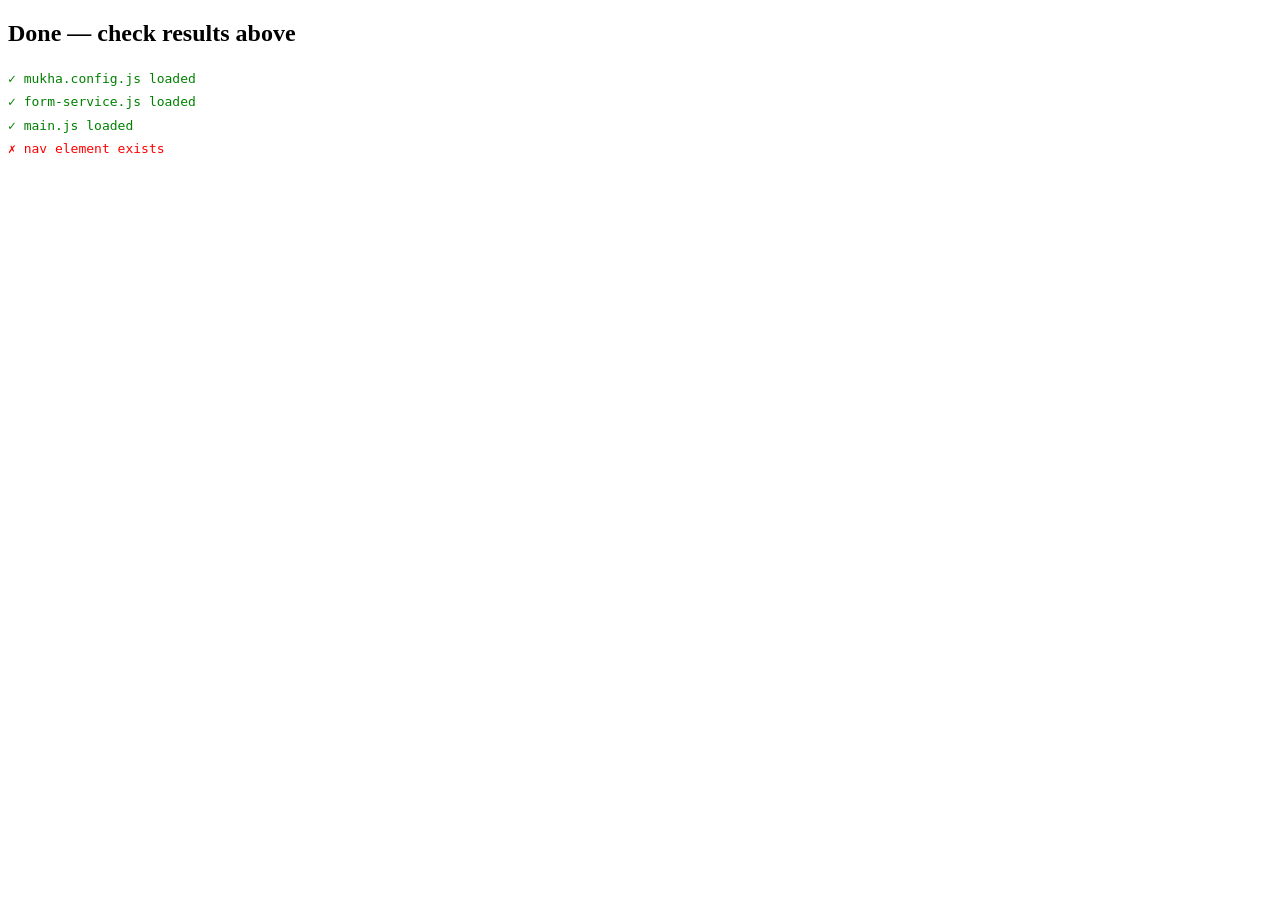
<file: MUKHA BY SAJEEVA/test-js.html>
<!DOCTYPE html>
<html>
<head><meta charset="UTF-8"><title>JS Test</title></head>
<body>
<h2 id="status">Testing...</h2>
<div id="log" style="font-family:monospace;font-size:13px;line-height:1.8"></div>
<script>
var log = document.getElementById('log');
function check(label, test) {
  var ok = false;
  var err = '';
  try { ok = test(); } catch(e) { err = e.message; }
  log.innerHTML += '<div style="color:' + (ok?'green':'red') + '">' +
    (ok ? '✓' : '✗') + ' ' + label + (err ? ' — ' + err : '') + '</div>';
  return ok;
}

// Load scripts dynamically and test
var s1 = document.createElement('script'); s1.src = 'assets/js/mukha.config.js';
var s2 = document.createElement('script'); s2.src = 'assets/js/form-service.js';
var s3 = document.createElement('script'); s3.src = 'assets/js/main.js';

s1.onload = function() { check('mukha.config.js loaded', function(){ return typeof window.MUKHA_CONFIG === 'object'; }); };
s1.onerror = function() { log.innerHTML += '<div style="color:red">✗ mukha.config.js FAILED TO LOAD</div>'; };

s2.onload = function() { check('form-service.js loaded', function(){ return typeof window.MukhaFormService === 'object'; }); };
s2.onerror = function() { log.innerHTML += '<div style="color:red">✗ form-service.js FAILED TO LOAD</div>'; };

s3.onload = function() {
  check('main.js loaded', function(){ return true; });
  check('nav element exists', function(){ return !!document.querySelector('.nav'); });
  document.getElementById('status').textContent = 'Done — check results above';
};
s3.onerror = function(e) { log.innerHTML += '<div style="color:red">✗ main.js FAILED — ' + JSON.stringify(e) + '</div>'; };

document.head.appendChild(s1);
s1.addEventListener('load', function(){ document.head.appendChild(s2); });
s2.addEventListener('load', function(){ document.head.appendChild(s3); });
</script>
</body>
</html>
</file>
<file: MUKHA BY SAJEEVA/assets/css/style.css>
/* ═══════════════════════════════════════════════════════════
   MUKHĀ BY SAJEEVA — style.css
   Architectural Sanctuary × Warm Quiet Luxury
   ═══════════════════════════════════════════════════════════ */

/* ── TOKENS ─────────────────────────────────────────────── */
:root {
  --bg:        #F6F4EF;
  --surface:   #EBE6DC;
  --charcoal:  #1E201E;
  --olive:     #3A4D39;
  --olive-lt:  #4E6448;
  --terra:     #A65E3E;
  --white:     #FFFFFF;
  --hair:      rgba(30,32,30,.10);
  --hair-md:   rgba(30,32,30,.18);

  --f-sans:  'Montserrat', system-ui, sans-serif;
  --f-cal:   'Cal Sans', 'Montserrat', system-ui, sans-serif;

  --ease:     cubic-bezier(.25,.1,.25,1);
  --ease-out: cubic-bezier(0,0,.2,1);
  --ease-in:  cubic-bezier(.4,0,1,1);
  --spring:   cubic-bezier(.34,1.56,.64,1);

  --nav-h: 68px;
  --r:    10px;
  --r-pill: 999px;
  --container: 1200px;
  --pad: clamp(1.25rem,5vw,3rem);
}

/* ── RESET ───────────────────────────────────────────────── */
*,*::before,*::after { box-sizing:border-box; margin:0; padding:0; }
[hidden] { display:none !important; }

html {
  font-size: 16px;
  scroll-behavior: smooth;
  scroll-padding-top: var(--nav-h);
  -webkit-text-size-adjust: 100%;
}

body {
  background: var(--bg);
  color: var(--charcoal);
  font-family: var(--f-sans);
  font-weight: 400;
  line-height: 1.65;
  -webkit-font-smoothing: antialiased;
  overflow-x: hidden;
}

img,svg,video { display:block; max-width:100%; }
a { color:inherit; text-decoration:none; }
button { font:inherit; cursor:pointer; border:none; background:none; color:inherit; }
ul,ol { list-style:none; }

/* ── LAYOUT ──────────────────────────────────────────────── */
.container {
  max-width: var(--container);
  margin-inline: auto;
  padding-inline: var(--pad);
}
.section { padding-block: clamp(5rem,10vw,8rem); }
.br-desktop { display:none; }
.br-mobile  { display:none; }
@media (min-width:1024px) { .br-desktop { display:block; } }
@media (max-width:599px)  { .br-mobile  { display:block; } }

/* ── SCROLL REVEAL ───────────────────────────────────────── */
[data-animate] {
  opacity: 0;
  transition: opacity .9s var(--ease-out), transform .9s var(--ease-out);
}
[data-animate="fade-up"]    { transform: translateY(40px); }
[data-animate="fade-left"]  { transform: translateX(-50px); }
[data-animate="fade-right"] { transform: translateX(50px); }
[data-animate="scale-in"]   { transform: scale(.92); }
[data-animate="clip-wipe"]  { clip-path: inset(0 100% 0 0); transition: opacity .9s var(--ease-out), clip-path 1s var(--ease-out); }
[data-animate="split-text"] { opacity: 0; }

[data-animate].is-visible {
  opacity: 1;
  transform: none;
  clip-path: inset(0 0% 0 0);
}

/* Split-word stagger */
.split-word { display:block; overflow:hidden; }
.split-word-inner {
  display: block;
  transform: translateY(110%);
  transition: transform .9s var(--spring);
}
.split-word-inner--d1 { transition-delay: .08s; }
.split-word-inner--d2 { transition-delay: .18s; }
.split-word-inner--d3 { transition-delay: .28s; }
[data-animate="split-text"].is-visible .split-word-inner { transform: translateY(0); }

@media (prefers-reduced-motion:reduce) {
  [data-animate] { opacity:1; transform:none; clip-path:none; transition:none; }
  .split-word-inner { transform:none; }
}

/* ── SHARED TYPOGRAPHY ───────────────────────────────────── */
.section-label {
  font-size: .6875rem;
  font-weight: 500;
  letter-spacing: .18em;
  text-transform: uppercase;
  color: var(--olive);
  margin-bottom: 1rem;
  display: flex;
  align-items: center;
  gap: .4em;
}
.section-label--light { color: rgba(246,244,239,.55); }
.dot { font-size: 1.1em; line-height: 1; }

.section-title {
  font-family: var(--f-cal);
  font-size: clamp(2.25rem,5vw,3.75rem);
  font-weight: 700;
  line-height: 1.1;
  letter-spacing: -.02em;
  color: var(--charcoal);
  margin-bottom: 1.5rem;
}
.section-title em { font-style: normal; }
.section-title--light { color: var(--white); }

.section-desc {
  font-size: 1rem;
  line-height: 1.8;
  color: rgba(30,32,30,.62);
  max-width: 52ch;
  margin-bottom: 2.5rem;
}

/* ── BUTTONS ─────────────────────────────────────────────── */
.btn-cta {
  display: inline-flex;
  align-items: center;
  gap: .5rem;
  font-size: .875rem;
  font-weight: 600;
  letter-spacing: .04em;
  color: var(--white);
  background: var(--charcoal);
  border: 1.5px solid var(--charcoal);
  border-radius: var(--r-pill);
  padding: .875rem 2rem;
  min-height: 48px;
  transition: background .2s var(--ease), transform .2s var(--ease), box-shadow .2s var(--ease);
  cursor: pointer;
  white-space: nowrap;
}
.btn-cta:hover {
  background: var(--olive);
  border-color: var(--olive);
  transform: translateY(-2px);
  box-shadow: 0 8px 32px rgba(58,77,57,.25);
}
.btn-cta:focus-visible { outline: 2px solid var(--olive); outline-offset: 3px; }
.btn-cta--full { width:100%; justify-content:center; }
.btn-cta .btn-arrow { transition: transform .2s var(--ease); }
.btn-cta:hover .btn-arrow { transform: translateX(4px); }

.btn-outline {
  display: inline-flex;
  align-items: center;
  gap: .5rem;
  font-size: .8125rem;
  font-weight: 500;
  color: var(--charcoal);
  background: transparent;
  border: 1px solid var(--hair-md);
  border-radius: var(--r-pill);
  padding: .625rem 1.5rem;
  min-height: 44px;
  transition: border-color .2s, transform .2s;
  cursor: pointer;
}
.btn-outline:hover { border-color: var(--charcoal); transform: translateY(-1px); }

.icon-btn {
  display: inline-flex;
  align-items: center;
  justify-content: center;
  width: 44px; height: 44px;
  border-radius: 50%;
  border: 1px solid var(--hair-md);
  transition: background .2s, border-color .2s, transform .2s;
}
.icon-btn:hover { background: var(--charcoal); color: var(--white); border-color: var(--charcoal); transform: scale(1.06); }
.icon-btn:disabled { opacity: .25; pointer-events: none; }
.icon-btn:focus-visible { outline: 2px solid var(--olive); outline-offset: 2px; }

.swatch {
  display: inline-block;
  width: 24px; height: 24px;
  border-radius: 50%;
  border: 1.5px solid rgba(30,32,30,.08);
}
.kicker-pill {
  display: inline-block;
  font-size: .625rem;
  font-weight: 500;
  letter-spacing: .16em;
  text-transform: uppercase;
  color: rgba(246,244,239,.7);
  border: 1px solid rgba(246,244,239,.25);
  border-radius: var(--r-pill);
  padding: .3rem 1rem;
}

/* ═══════════════════════════════════════════════════════════
   NAV
═══════════════════════════════════════════════════════════ */
.nav {
  position: fixed;
  inset: 0 0 auto;
  z-index: 100;
  height: var(--nav-h);
  transition: background .35s var(--ease), box-shadow .35s var(--ease), border-color .35s var(--ease);
  border-bottom: 1px solid transparent;
}
.nav--scrolled {
  background: rgba(246,244,239,.95);
  backdrop-filter: blur(20px);
  -webkit-backdrop-filter: blur(20px);
  border-bottom-color: var(--hair);
  box-shadow: 0 1px 24px rgba(30,32,30,.06);
}
.nav__inner {
  display: flex;
  align-items: center;
  justify-content: space-between;
  height: 100%;
}
.nav__logo {
  display: flex;
  flex-direction: column;
  line-height: 1;
  gap: 2px;
  text-decoration: none;
}
.nav__logo-mark {
  font-family: var(--f-sans);
  font-size: 1.375rem;
  font-weight: 300;
  font-style: normal;
  color: var(--white);
  letter-spacing: -.02em;
  transition: color .4s var(--ease);
}
.nav__logo-sub {
  font-size: .5625rem;
  font-weight: 500;
  letter-spacing: .18em;
  text-transform: uppercase;
  color: rgba(246,244,239,.55);
  transition: color .4s var(--ease);
}
.nav--light .nav__logo-mark { color: var(--charcoal); }
.nav--light .nav__logo-sub  { color: var(--olive); }
.nav--dark  .nav__logo-mark { color: var(--white); }
.nav--dark  .nav__logo-sub  { color: rgba(246,244,239,.55); }

.nav__links {
  display: none;
  align-items: center;
  gap: 2.5rem;
}
@media (min-width:1024px) { .nav__links { display:flex; } }

.nav__link {
  font-size: .8125rem;
  font-weight: 500;
  letter-spacing: .04em;
  color: rgba(246,244,239,.75);
  position: relative;
  padding-bottom: 2px;
  transition: color .2s;
}
.nav__link::after {
  content: '';
  position: absolute;
  bottom: 0; left: 0; right: 100%;
  height: 1px;
  background: var(--olive);
  transition: right .3s var(--ease);
}
.nav__link:hover { color: var(--white); }
.nav__link:hover::after { right: 0; }
.nav--scrolled .nav__link { color: rgba(30,32,30,.6); }
.nav--scrolled .nav__link:hover { color: var(--charcoal); }
/* Adaptive link colors */
.nav--light .nav__link          { color: rgba(30,32,30,.65); }
.nav--light .nav__link:hover    { color: var(--charcoal); }
.nav--light .nav__link::after   { background: var(--olive); }
.nav--dark  .nav__link          { color: rgba(246,244,239,.75); }
.nav--dark  .nav__link:hover    { color: var(--white); }

.nav__cta {
  display: inline-flex;
  align-items: center;
  gap: .4rem;
  font-size: .75rem;
  font-weight: 600;
  letter-spacing: .05em;
  color: var(--white);
  background: rgba(255,255,255,.12);
  border: 1px solid rgba(255,255,255,.2);
  border-radius: var(--r-pill);
  padding: .5rem 1.25rem;
  min-height: 38px;
  backdrop-filter: blur(8px);
  transition: background .2s, border-color .2s;
}
@media (max-width:1023px) { .nav__cta { display: none; } }
.nav__cta:hover { background: rgba(255,255,255,.22); }
.nav--scrolled .nav__cta,
.nav--light .nav__cta {
  background: var(--charcoal);
  border-color: var(--charcoal);
  color: var(--white);
}
.nav--light .nav__cta:hover,
.nav--scrolled .nav__cta:hover {
  background: var(--olive);
  border-color: var(--olive);
}

.nav__burger {
  display: flex;
  flex-direction: column;
  gap: 5px;
  padding: .5rem;
  min-width: 44px; min-height: 44px;
  align-items: center; justify-content: center;
}
@media (min-width:1024px) { .nav__burger { display:none; } }
.nav__burger span {
  display: block;
  width: 22px; height: 1.5px;
  background: var(--white);
  border-radius: 2px;
  transition: transform .25s var(--ease), opacity .25s var(--ease);
}
.nav--scrolled .nav__burger span,
.nav--light .nav__burger span { background: var(--charcoal); }
.nav--dark  .nav__burger span { background: var(--white); }
.nav__burger[aria-expanded="true"] span:first-child { transform: translateY(3.25px) rotate(45deg); }
.nav__burger[aria-expanded="true"] span:last-child  { transform: translateY(-3.25px) rotate(-45deg); }

.nav__mobile {
  position: fixed;
  top: var(--nav-h); left: 0; right: 0;
  z-index: 99;
  background: rgba(246,244,239,.98);
  backdrop-filter: blur(20px);
  -webkit-backdrop-filter: blur(20px);
  border-bottom: 1px solid var(--hair);
  box-shadow: 0 8px 32px rgba(30,32,30,.08);
  display: flex;
  flex-direction: column;
  padding: 1rem var(--pad) 1.5rem;
}
.nav__mobile a {
  font-size: 1rem;
  color: rgba(30,32,30,.7);
  padding: 1rem 0;
  border-bottom: 1px solid var(--hair);
  min-height: 44px;
  display: flex;
  align-items: center;
}
.nav__mobile-cta {
  display: flex;
  justify-content: center;
  font-size: .875rem;
  font-weight: 600;
  color: var(--white) !important;
  background: var(--charcoal);
  border-radius: var(--r-pill);
  padding: .875rem 1.5rem;
  margin-top: 1rem;
  min-height: 48px;
  border: none !important;
}

/* ═══════════════════════════════════════════════════════════
   HERO
═══════════════════════════════════════════════════════════ */
.hero {
  position: relative;
  min-height: 100svh;
  display: flex;
  flex-direction: column;
  justify-content: center;
  overflow: hidden;
  color: var(--white);
}
.hero__bg {
  position: absolute;
  inset: 0;
}
.hero__bg-img {
  position: absolute;
  inset: 0;
  background-image: url('../hero.webp');
  background-size: cover;
  background-position: center 60%;
  transform: scale(1.04);
  opacity: 0;
  animation: heroImageFadeIn 1.2s ease-out 0.3s forwards;
  transition: transform 8s ease-out;
}
.hero__bg-img.is-loaded { transform: scale(1); }

@keyframes heroImageFadeIn {
  from {
    opacity: 0;
    transform: scale(1.04);
  }
  to {
    opacity: 1;
    transform: scale(1.04);
  }
}
.hero__bg-overlay {
  position: absolute;
  inset: 0;
  background: linear-gradient(
    160deg,
    rgba(14, 18, 12, 0.60) 0%,
    rgba(14, 18, 12, 0.30) 45%,
    rgba(14, 18, 12, 0.72) 100%
  );
}
/* Hairline grid */
.hero__grid {
  position: absolute;
  inset: 0;
  background-image:
    linear-gradient(rgba(246,244,239,.04) 1px, transparent 1px),
    linear-gradient(90deg, rgba(246,244,239,.04) 1px, transparent 1px);
  background-size: 72px 72px;
  pointer-events: none;
}

.hero__inner {
  position: relative;
  z-index: 2;
  padding-top: calc(var(--nav-h) + clamp(2rem,4vw,3rem));
  padding-bottom: clamp(4rem,8vw,6rem);
}
.hero__kicker { margin-bottom: 2rem; }

/* Logo image — adaptive light/dark nav */
.nav__logo-img {
  height: 36px;
  width: auto;
  display: block;
  transition: filter .4s var(--ease), opacity .4s var(--ease);
  opacity: .92;
}
.nav__logo-img:hover { opacity: 1; }
/* Light nav (over light section) */
.nav--light .nav__logo-img  { filter: brightness(0); }
/* Dark nav (over dark section — default) */
.nav--dark  .nav__logo-img  { filter: brightness(0) invert(1); }

/* Logo image — hero */
.hero__logo-img {
  margin-bottom: clamp(1.5rem, 3vw, 2.5rem);
}
.hero__logo-img img {
  height: clamp(48px, 8vw, 80px);
  width: auto;
  filter: brightness(0) invert(1);
  opacity: .95;
}
  height: clamp(48px, 8vw, 80px);
  width: auto;
  /* Logo PNG putih, langsung tampil di atas hero gelap */
  filter: brightness(0) invert(1);
  opacity: .95;
}

/* Sembunyikan wordmark teks lama (sudah diganti gambar) */
.hero__wordmark { display: none; }

.hero__body { max-width: min(960px, 92vw); }

@media (min-width: 768px) and (max-width: 1194px) {
  .hero__body { max-width: min(1100px, 94vw); }
}

/* Cal Sans headline — 4 lines on desktop, scales naturally on mobile */
.hero__statement {
  font-family: var(--f-cal);
  font-size: clamp(1.75rem, 3.6vw, 3.25rem);
  font-weight: 700;
  line-height: 1.18;
  letter-spacing: -.01em;
  color: var(--white);
  margin-bottom: 2rem;
  /* Allow words to wrap naturally inside the wider box */
  white-space: normal;
  word-break: normal;
  overflow-wrap: break-word;
}

/* iPad Pro range (portrait 1024px, landscape 1194px): bigger headline 70–80% viewport */
@media (min-width: 768px) and (max-width: 1194px) {
  .hero__statement {
    font-size: clamp(3rem, 6.5vw, 5.5rem);
  }
}
.hero__statement em {
  font-style: normal;
  font-family: var(--f-cal);
  font-weight: 700;
  font-size: 1.06em;
  color: rgba(246,244,239,.88);
}

@media (max-width: 767px) {
  .hero__statement em {
    font-size: clamp(1.45rem, 7.5vw, 1.85rem);
  }
}

.hero__sub {
  font-size: clamp(.9375rem,1.5vw,1.0625rem);
  font-weight: 700;
  line-height: 1.8;
  color: rgba(246,244,239,.92);
  margin-bottom: 2.5rem;
}
.hero__sub em { font-style: normal; color: rgba(246,244,239,1); }

.hero__cta-group {
  display: flex;
  flex-direction: column;
  align-items: flex-start;
  gap: 1rem;
  margin-bottom: clamp(3rem,6vw,5rem);
}
.hero__micronote {
  font-size: .75rem;
  color: rgba(246,244,239,.75);
  letter-spacing: .02em;
}

/* Metrics */
.hero__metrics {
  display: flex;
  align-items: center;
  gap: clamp(1.5rem,4vw,3rem);
  flex-wrap: wrap;
  padding-top: 2rem;
  border-top: 1px solid rgba(246,244,239,.12);
}

@media (max-width: 768px) {
  .hero__metrics {
    display: flex;
    flex-direction: row;
    gap: 1rem;
    padding-top: 1.5rem;
    justify-content: space-between;
  }
}

.hero__metric { display: flex; flex-direction: column; gap: 2px; }

@media (max-width: 768px) {
  .hero__metric {
    gap: 0.5rem;
    flex: 1;
    min-width: 0;
  }
}

.hero__metric-num {
  font-family: var(--f-cal);
  font-size: clamp(1.75rem,3vw,2.25rem);
  font-weight: 300;
  line-height: 1;
  color: var(--white);
  display: inline-flex;
  align-items: baseline;
  gap: .1em;
  white-space: nowrap;
}

@media (max-width: 768px) {
  .hero__metric-num {
    font-size: clamp(1.5rem, 2.5vw, 1.75rem);
  }
}

/* Add symbols via CSS */
.hero__metric:nth-child(1) .hero__metric-num::after {
  content: '+';
}

.hero__metric:nth-child(5) .hero__metric-num::after {
  content: '%';
}

.hero__metric-unit { font-size: 1rem; opacity: .6; }

@media (max-width: 768px) {
  .hero__metric-unit {
    display: none;
  }
}

.hero__metric-label {
  font-size: .625rem;
  font-weight: 500;
  letter-spacing: .12em;
  text-transform: uppercase;
  color: rgba(246,244,239,.8);
}

@media (max-width: 768px) {
  .hero__metric-label {
    font-size: 0.5625rem;
    letter-spacing: .08em;
    display: block;
  }
}

.hero__metric-sep { width:1px; height:2.5rem; background: rgba(246,244,239,.12); flex-shrink:0; }

@media (max-width: 768px) {
  .hero__metric-sep {
    height: 2rem;
  }
}

/* Scroll indicator */
.hero__scroll {
  position: absolute;
  bottom: 2rem; left: 50%;
  transform: translateX(-50%);
  display: flex;
  flex-direction: column;
  align-items: center;
  gap: .5rem;
  z-index: 2;
  pointer-events: none;
}
.hero__scroll span {
  font-size: .5625rem;
  font-weight: 500;
  letter-spacing: .2em;
  text-transform: uppercase;
  color: rgba(246,244,239,.3);
}
.hero__scroll-line {
  width: 1px; height: 48px;
  background: linear-gradient(to bottom, rgba(246,244,239,.3), transparent);
  animation: scrollPulse 2.4s ease-in-out infinite;
}
@keyframes scrollPulse {
  0%,100% { opacity:.3; transform:scaleY(1); }
  50%      { opacity:1;  transform:scaleY(.55); }
}

/* ═══════════════════════════════════════════════════════════
   BEFORE–AFTER
═══════════════════════════════════════════════════════════ */
.transform { background: var(--bg); }
.ba { border-radius: var(--r); overflow: hidden; border: 1px solid var(--hair); margin-bottom: 1.25rem; user-select: none; }
.ba__track {
  position: relative;
  aspect-ratio: 16 / 9;
  overflow: hidden;
  cursor: col-resize;
}
.ba__side {
  position: absolute;
  inset: 0;
  overflow: hidden;
}
.ba__placeholder {
  width: 100%; height: 100%;
  display: flex;
  flex-direction: column;
  align-items: center;
  justify-content: center;
  gap: .5rem;
}
.ba__placeholder--before { background: linear-gradient(135deg,#D5CFC4,#BFB8AA); }
.ba__placeholder--after  { background: linear-gradient(135deg,#C4D4BC,#9EBC95); }
.ba__placeholder span {
  font-family: var(--f-sans);
  font-size: 1.5rem;
  font-weight: 300;
  font-style: normal;
  color: rgba(30,32,30,.45);
}
.ba__placeholder small { font-size: .6875rem; color: rgba(30,32,30,.35); letter-spacing: .08em; }
.ba__placeholder img { width:100%; height:100%; object-fit:cover; position:absolute; inset:0; }
.ba__label {
  position: absolute;
  bottom: 1rem; left: 1rem;
  font-size: .5625rem;
  font-weight: 600;
  letter-spacing: .16em;
  text-transform: uppercase;
  background: rgba(246,244,239,.92);
  backdrop-filter: blur(8px);
  padding: .3rem .75rem;
  border-radius: var(--r-pill);
  border: 1px solid var(--hair-md);
  z-index: 2;
}
.ba__label--right { left:auto; right:1rem; }

.ba__divider {
  position: absolute;
  top:0; bottom:0;
  left: 50%;
  transform: translateX(-50%);
  width: 48px;
  display: flex;
  flex-direction: column;
  align-items: center;
  justify-content: center;
  z-index: 10;
  cursor: col-resize;
}
.ba__line {
  position: absolute;
  top:0; bottom:0;
  left:50%;
  width: 2px;
  background: rgba(255,255,255,.9);
  transform: translateX(-50%);
  box-shadow: 0 0 10px rgba(0,0,0,.2);
}
.ba__handle {
  position: relative; z-index:1;
  width: 48px; height: 48px;
  border-radius: 50%;
  background: var(--white);
  box-shadow: 0 2px 20px rgba(0,0,0,.18);
  display: flex;
  align-items: center;
  justify-content: center;
  color: var(--charcoal);
  transition: transform .2s var(--spring), box-shadow .2s;
  cursor: col-resize;
}
.ba__handle:hover, .ba--dragging .ba__handle {
  transform: scale(1.12);
  box-shadow: 0 4px 28px rgba(0,0,0,.25);
}
.ba__info {
  display: flex;
  align-items: center;
  justify-content: space-between;
  padding: 1rem 1.5rem;
  background: var(--surface);
  border-top: 1px solid var(--hair);
  flex-wrap: wrap;
  gap: .5rem;
}
.ba__project { font-size: .8125rem; font-weight: 600; color: var(--charcoal); }
.ba__type    { font-size: .75rem; color: rgba(30,32,30,.5); }
.ba__type em { font-style: normal; color: var(--olive); }
.ba__dur     { font-size: .625rem; font-weight: 500; letter-spacing: .1em; text-transform: uppercase; color: rgba(30,32,30,.4); }

.ba__caption {
  font-family: var(--f-sans);
  font-size: 1.0625rem;
  font-style: normal;
  line-height: 1.7;
  color: rgba(30,32,30,.55);
  padding-left: 1.25rem;
  border-left: 2px solid var(--olive);
  margin-bottom: 2rem;
  max-width: 60ch;
}

.ba__thumbs { display:flex; gap:.75rem; flex-wrap:wrap; }
.ba__thumb {
  display: flex;
  align-items: center;
  gap: .75rem;
  padding: .5rem 1rem;
  min-height: 44px;
  border-radius: var(--r);
  border: 1px solid var(--hair);
  font-size: .8125rem;
  font-weight: 500;
  color: rgba(30,32,30,.5);
  cursor: pointer;
  transition: border-color .2s, color .2s;
}
.ba__thumb:hover, .ba__thumb--active { border-color: var(--charcoal); color: var(--charcoal); }
.ba__thumb-img { width:40px; height:28px; border-radius: 4px; flex-shrink:0; }

/* ═══════════════════════════════════════════════════════════
   VALUE MATRIX
═══════════════════════════════════════════════════════════ */
.matrix { background: var(--surface); }
.matrix__grid {
  display: grid;
  grid-template-columns: repeat(4,1fr);
  border: 1px solid var(--hair);
  border-radius: var(--r);
  overflow: hidden;
}
@media (max-width:1023px) { .matrix__grid { grid-template-columns: repeat(2,1fr); } }
@media (max-width:599px)  { .matrix__grid { grid-template-columns: 1fr; } }

.matrix__card {
  background: var(--surface);
  border-right: 1px solid var(--hair);
  display: grid;
  grid-template-rows: 1fr;
  min-height: 280px;
  cursor: default;
  transition: none;
  position: relative;
  overflow: hidden;
}
.matrix__card:last-child { border-right: none; }
@media (max-width:1023px) {
  .matrix__card:nth-child(2) { border-right:none; }
  .matrix__card:nth-child(1),
  .matrix__card:nth-child(2) { border-bottom: 1px solid var(--hair); }
}
@media (max-width:599px) {
  .matrix__card { 
    border-right:none; 
    border-bottom: 1px solid var(--hair);
    min-height: 320px; /* Slightly taller for scroll experience */
  }
  .matrix__card:last-child { border-bottom:none; }
}

.matrix__front,
.matrix__back {
  position: absolute;
  inset: 0;
  padding: 2rem 1.75rem;
  display: flex;
  flex-direction: column;
  backface-visibility: hidden;
  -webkit-backface-visibility: hidden;
  transition: opacity .4s var(--ease), transform .4s var(--ease);
}
.matrix__front {
  opacity: 1;
  transform: translateY(0);
  gap: 1rem;
}
.matrix__back {
  opacity: 0;
  transform: translateY(20px);
  background: var(--charcoal);
  color: var(--white);
  gap: 1rem;
  justify-content: center;
}
.matrix__back h3 { color: var(--white); }
.matrix__back p { font-size: .9rem; line-height: 1.75; color: rgba(246,244,239,.7); }
.matrix__back em { font-style: normal; color: rgba(246,244,239,.85); }

.matrix__card:hover .matrix__front,
.matrix__card:focus .matrix__front {
  opacity: 0;
  transform: translateY(-16px);
}
.matrix__card:hover .matrix__back,
.matrix__card:focus .matrix__back {
  opacity: 1;
  transform: translateY(0);
}

.matrix__num {
  font-family: var(--f-sans);
  font-size: .75rem;
  font-weight: 300;
  font-style: normal;
  color: rgba(30,32,30,.28);
  letter-spacing: .08em;
}
.matrix__icon { flex-shrink:0; }
.matrix__title {
  font-family: var(--f-sans);
  font-size: 1.25rem;
  font-weight: 700;
  color: var(--charcoal);
  line-height: 1.3;
}

/* ═══════════════════════════════════════════════════════════
   PROCESS
═══════════════════════════════════════════════════════════ */
.process { background: var(--bg); }
.metrics-strip {
  display: flex;
  align-items: center;
  flex-wrap: wrap;
  gap: 1rem;
  padding-block: 1.5rem;
  border-top: 1px solid var(--hair);
  border-bottom: 1px solid var(--hair);
  margin-bottom: clamp(3rem,5vw,5rem);
}
.metric { display:flex; flex-direction:column; flex:1; min-width:120px; }
.metric__num {
  font-family: var(--f-cal);
  font-size: clamp(2rem,4vw,2.75rem);
  font-weight: 300;
  line-height: 1;
  color: var(--charcoal);
  margin-bottom: .2rem;
  display: flex;
  align-items: baseline;
}
.metric__sfx { font-size: 1rem; opacity: .4; margin-left: .1em; }
.metric__label { font-size: .625rem; font-weight: 500; letter-spacing: .12em; text-transform: uppercase; color: rgba(30,32,30,.45); }
.metric__sep { width:1px; height:2.75rem; background: var(--hair-md); flex-shrink:0; }

.stepper { 
  display: grid; 
  grid-template-columns: 1fr; 
  gap: 2rem; 
}
@media (max-width: 1023px) {
  .stepper {
    display: flex;
    flex-direction: column;
    gap: 0;
  }
}
@media (min-width:1024px) { 
  .stepper { 
    grid-template-columns:260px 1fr; 
    gap:4rem; 
    align-items:start; 
  } 
}

.stepper__nav {
  display: flex;
  flex-direction: row;
  overflow-x: auto;
  scrollbar-width: none;
  gap: 0;
  flex-wrap: nowrap;
}
.stepper__nav::-webkit-scrollbar { display:none; }

@media (max-width: 1023px) {
  .stepper__nav {
    display: none;
  }
}

@media (min-width:1024px) { .stepper__nav { flex-direction:column; overflow-x:visible; } }

.stepper__tab {
  display: flex;
  flex-direction: column;
  align-items: flex-start;
  gap: .2rem;
  padding: 1rem 1.25rem;
  border-left: 2px solid var(--hair);
  min-width: 150px;
  min-height: 44px;
  flex-shrink: 0;
  transition: border-left-color .2s;
  text-align: left;
}
@media (min-width:1024px) { .stepper__tab { min-width:auto; width:100%; } }
.stepper__tab--active, .stepper__tab:hover { border-left-color: var(--charcoal); }

.stepper__n {
  font-family: var(--f-sans);
  font-size: .75rem;
  font-weight: 300;
  font-style: normal;
  color: rgba(30,32,30,.35);
  transition: color .2s;
}
.stepper__tab--active .stepper__n { color: var(--olive); }

.stepper__lbl {
  font-size: .8125rem;
  font-weight: 500;
  color: rgba(30,32,30,.45);
  line-height: 1.4;
  transition: color .2s;
}
.stepper__tab--active .stepper__lbl { color: var(--charcoal); }

.stepper__conn {
  display: none;
}
@media (min-width:1024px) {
  .stepper__conn { display:block; width:1.5px; height:1.25rem; background: var(--hair); margin-left:1px; }
}

.stepper__arrows {
  display: flex;
  align-items: center;
  gap: .75rem;
  padding: 1rem 1.25rem;
  border-left: 2px solid var(--hair);
  margin-left: auto;
  flex-shrink: 0;
}
@media (max-width: 1023px) {
  .stepper__arrows {
    display: none;
  }
}
@media (min-width:1024px) {
  .stepper__arrows { border-left:none; border-top: 1px solid var(--hair); margin-left:0; padding: 1.25rem 0 0; }
}
.stepper__arrows span { font-size: .6875rem; font-weight: 500; letter-spacing: .08em; color: rgba(30,32,30,.4); }

/* Mobile carousel indicator dots */
.stepper__carousel-dots {
  display: none;
  justify-content: center;
  align-items: center;
  gap: 0.5rem;
  margin-top: 1.5rem;
  padding: 0;
}

@media (max-width: 1023px) {
  .stepper__carousel-dots {
    display: flex;
  }
}

.stepper__dot {
  width: 8px;
  height: 8px;
  border-radius: 50%;
  background: rgba(30,32,30,.2);
  cursor: pointer;
  transition: all 0.3s ease;
  border: none;
  padding: 0;
}

.stepper__dot--active {
  background: var(--olive);
  width: 24px;
  border-radius: 4px;
}

.stepper__dot:hover {
  background: rgba(30,32,30,.4);
}

.stepper__dot--active:hover {
  background: var(--olive);
}

.stepper__panels { min-height:320px; }

@media (max-width: 1023px) {
  .stepper__panels {
    display: flex;
    overflow-x: auto;
    scroll-snap-type: x mandatory;
    scroll-behavior: smooth;
    scrollbar-width: none;
    gap: 0;
    min-height: auto;
    margin-bottom: 1.5rem;
  }
  .stepper__panels::-webkit-scrollbar { display: none; }
}

@media (min-width: 1024px) {
  .stepper__panels { min-height:320px; }
}
.stepper__panel {
  display: grid;
  grid-template-columns: 1fr;
  gap: 2rem;
  animation: panelIn .4s var(--ease-out) both;
}

@media (max-width: 1023px) {
  .stepper__panel {
    display: flex;
    flex-direction: column;
    gap: 0; /* Remove gap, merge dengan gradient */
    flex-shrink: 0;
    width: 100%;
    scroll-snap-align: start;
    animation: none;
    padding: 0 var(--pad);
    position: relative; /* For absolute positioning of content over image */
  }
  
  /* Show hint of next slide */
  .stepper__panel:not(:last-child) {
    width: calc(100% - var(--pad));
  }
}

@media (min-width:768px) and (max-width: 1023px) { 
  .stepper__panel { 
    grid-template-columns:1fr 1fr; 
    align-items:start; 
  } 
}

@media (min-width:1024px) { 
  .stepper__panel { 
    display: grid;
    grid-template-columns: 1fr 1fr; 
    gap: 2rem;
    align-items: start;
    animation: panelIn .4s var(--ease-out) both;
  } 
}

@keyframes panelIn { from { opacity:0; transform:translateY(12px); } to { opacity:1; transform:none; } }

.stepper__count {
  font-family: var(--f-sans);
  font-size: .8125rem;
  font-weight: 300;
  font-style: normal;
  color: rgba(30,32,30,.3);
  letter-spacing: .1em;
  margin-bottom: 1rem;
}

@media (max-width: 1023px) {
  .stepper__count {
    color: rgba(30,32,30,.4); /* Slightly darker on gradient */
    margin-bottom: .65rem; /* Tighter spacing */
  }
}
.stepper__content h3 {
  font-family: var(--f-sans);
  font-size: clamp(1.5rem,2.8vw,2rem);
  font-weight: 700;
  line-height: 1.2;
  color: var(--charcoal);
  margin-bottom: 1rem;
}

@media (max-width: 1023px) {
  .stepper__content h3 {
    font-size: clamp(1.35rem,2.5vw,1.75rem); /* Slightly smaller on mobile */
    margin-bottom: .75rem; /* Tighter spacing */
  }
}

.stepper__content p {
  font-size: .9375rem;
  line-height: 1.78;
  color: rgba(30,32,30,.62);
  margin-bottom: 1.5rem;
}

@media (max-width: 1023px) {
  .stepper__content p {
    font-size: .875rem; /* Smaller font */
    line-height: 1.7; /* Tighter line height */
    margin-bottom: 1.1rem; /* Tighter spacing */
  }
}
.stepper__list {
  display: flex;
  flex-direction: column;
  gap: .75rem;
}

@media (max-width: 1023px) {
  .stepper__list {
    gap: .6rem; /* Tighter spacing on mobile */
  }
}

.stepper__list li {
  display: flex;
  align-items: flex-start;
  gap: .75rem;
  font-size: .875rem;
  color: rgba(30,32,30,.65);
  line-height: 1.6;
}

@media (max-width: 1023px) {
  .stepper__list li {
    font-size: .8125rem; /* Slightly smaller */
    line-height: 1.55; /* Tighter */
    gap: .65rem;
  }
}
.stepper__list li::before {
  content: '';
  flex-shrink:0;
  width:5px; height:5px;
  border-radius:50%;
  background: var(--olive);
  margin-top: .55em;
}
.stepper__visual { 
  display: flex;
}

@media (max-width: 1023px) {
  .stepper__visual {
    order: -1;
    width: 100%;
    aspect-ratio: 5 / 4; /* Landscape 5:4 ratio */
    min-height: unset; /* Remove fixed height, use aspect-ratio */
    margin-bottom: -60px; /* Overlap sedang - ujung gambar di antara h3 dan p */
    z-index: 1;
  }
  
  .stepper__content {
    position: relative;
    z-index: 2;
    background: linear-gradient(
      to top,
      var(--bg) 0%,
      var(--bg) 55%,
      rgba(246,244,239,0.9) 70%,
      rgba(246,244,239,0.5) 82%,
      rgba(246,244,239,0) 92%  /* Full transparent */
    );
    padding: 2rem 1.25rem 1.25rem 1.25rem;
    border-radius: 0 0 var(--r) var(--r);
  }
}

@media (min-width: 1024px) {
  .stepper__visual {
    order: 1;
  }
}
.stepper__placeholder {
  flex:1;
  min-height:260px;
  border-radius: var(--r);
  background: linear-gradient(135deg,var(--surface) 0%,#D5CFC4 100%);
  border: 1px solid var(--hair);
  display: flex;
  align-items: center;
  justify-content: center;
  overflow: hidden;
  position: relative;
}

@media (max-width: 1023px) {
  .stepper__placeholder {
    aspect-ratio: 5 / 4; /* Match visual aspect ratio 5:4 landscape */
    min-height: unset; /* Use aspect-ratio instead of fixed height */
    width: 100%;
    border-radius: var(--r) var(--r) 0 0; /* Round top only */
  }
}
.stepper__placeholder img { position:absolute; inset:0; width:100%; height:100%; object-fit:cover; }
.stepper__placeholder span {
  font-family: var(--f-sans);
  font-size: .875rem;
  font-style: normal;
  color: rgba(30,32,30,.3);
}

/* ═══════════════════════════════════════════════════════════
   DESIGN STYLES
═══════════════════════════════════════════════════════════ */
.styles { background: var(--surface); }

.style-tabs {
  display: flex;
  flex-wrap: wrap;
  gap: .5rem;
  margin-bottom: 2.5rem;
}
.style-pill {
  font-size: .8125rem;
  font-weight: 500;
  letter-spacing: .03em;
  color: rgba(30,32,30,.55);
  background: transparent;
  border: 1px solid var(--hair-md);
  border-radius: var(--r-pill);
  padding: .5625rem 1.25rem;
  min-height: 44px;
  cursor: pointer;
  transition: background .2s, color .2s, border-color .2s;
  -webkit-tap-highlight-color: transparent;
  touch-action: manipulation;
}
@media (hover: hover) {
  .style-pill:hover { border-color: var(--charcoal); color: var(--charcoal); }
}
.style-pill--active { background: var(--charcoal); color: var(--white); border-color: var(--charcoal); }
.style-pill:not(.style-pill--active):active { background: transparent; color: rgba(30,32,30,.55); border-color: var(--hair-md); }

.style-panel {
  display: grid;
  grid-template-columns: 1fr;
  gap: 2rem;
  animation: fadeSlide .35s var(--ease-out) both;
}
@media (min-width:768px) { .style-panel { grid-template-columns:1fr 1fr; gap:3rem; } }
@keyframes fadeSlide { from { opacity:0; transform:translateY(10px); } to { opacity:1; transform:none; } }

.style-panel__ph {
  width:100%; aspect-ratio:4/3;
  border-radius: var(--r);
  display: flex;
  align-items: center;
  justify-content: center;
  overflow: hidden;
  position: relative;
  border: 1px solid var(--hair);
}
.style-panel__ph span {
  font-family: var(--f-sans);
  font-size: 1.125rem;
  font-style: normal;
  color: rgba(30,32,30,.4);
}
.style-panel__ph img { position:absolute; inset:0; width:100%; height:100%; object-fit:cover; }

.style-panel__tags {
  display: flex;
  flex-wrap: wrap;
  gap: .4rem;
  margin-top: 1rem;
}
.style-panel__tags span {
  font-size: .625rem;
  font-weight: 500;
  letter-spacing: .11em;
  text-transform: uppercase;
  color: rgba(30,32,30,.55);
  background: rgba(246,244,239,.75);
  border: 1px solid var(--hair-md);
  border-radius: var(--r-pill);
  padding: .25rem .75rem;
}

.style-panel__body {
  display: flex;
  flex-direction: column;
  justify-content: center;
  gap: 1.25rem;
}
.style-panel__body h3 {
  font-family: var(--f-sans);
  font-size: clamp(1.75rem,3vw,2.5rem);
  font-weight: 700;
  line-height: 1.1;
  color: var(--charcoal);
}
.style-panel__body p {
  font-size: .9375rem;
  line-height: 1.78;
  color: rgba(30,32,30,.62);
}
.style-panel__body em { font-style: normal; }
.style-panel__swatches { display:flex; gap:.5rem; align-items:center; }

/* ── Mobile overrides for Karakter Ruang ───────────────── */
@media (max-width: 767px) {

  /* 1. Style pills → center */
  .style-tabs {
    justify-content: center;
  }

  /* 2. Image container: position:relative so tags can overlay inside */
  .style-panel__img {
    position: relative;
  }

  /* 3. Tags overlay inside the image at bottom — glass morphism */
  .style-panel__tags {
    position: absolute;
    bottom: 1rem;
    left: 50%;
    transform: translateX(-50%);
    width: calc(100% - 2rem);
    margin-top: 0;
    display: flex;
    flex-wrap: wrap;
    justify-content: center;
    gap: .4rem;
    z-index: 2;
  }

  .style-panel__tags span {
    /* Glass bubble */
    background: rgba(255, 255, 255, 0.18);
    backdrop-filter: blur(12px) saturate(1.4);
    -webkit-backdrop-filter: blur(12px) saturate(1.4);
    border: 1px solid rgba(255, 255, 255, 0.35);
    color: rgba(255, 255, 255, 0.92);
    border-radius: 999px;
    padding: .3rem .85rem;
    font-size: .6rem;
    letter-spacing: .1em;
    text-shadow: 0 1px 3px rgba(0,0,0,.25);
  }

  /* 4. Swatches → center */
  .style-panel__swatches {
    justify-content: center;
  }

  /* 5. "Eksplorasi gaya ini" button → center */
  .style-panel__body .btn-outline {
    align-self: center;
    text-align: center;
  }
}

/* ═══════════════════════════════════════════════════════════
   FORM / CONSULT
═══════════════════════════════════════════════════════════ */
.consult {
  position: relative;
  overflow: hidden;
  color: var(--white);
}
.consult__bg {
  position: absolute;
  inset: 0;
  background: linear-gradient(135deg,#1A2018 0%,#0E1510 60%,#1A1510 100%);
  /* Replace with photo: background-image: url(assets/consult-bg.jpg); background-size:cover; */
}
.consult__bg::after {
  content: '';
  position: absolute;
  inset: 0;
  background: rgba(10,15,10,.65);
}
.consult__inner {
  position: relative;
  z-index: 1;
  display: grid;
  grid-template-columns: 1fr;
  gap: 4rem;
  align-items: start;
  padding-block: clamp(5rem,10vw,8rem);
}
@media (min-width:1024px) { .consult__inner { grid-template-columns:1fr 1fr; gap:5rem; } }

.consult__desc { font-size: .9375rem; line-height:1.78; color: rgba(246,244,239,.6); margin-bottom:2rem; }

.consult__list {
  display: flex;
  flex-direction: column;
  gap: .75rem;
}
.consult__list li {
  display: flex;
  align-items: center;
  gap: .75rem;
  font-size: .875rem;
  color: rgba(246,244,239,.7);
}

/* Form */
.form {
  display: flex;
  flex-direction: column;
  gap: 1.25rem;
}
.form__group { display:flex; flex-direction:column; gap:.4rem; }

.form__label {
  font-size: .6875rem;
  font-weight: 600;
  letter-spacing: .1em;
  text-transform: uppercase;
  color: var(--white);
}
.form__label span { color: var(--white); }

.form__input {
  width: 100%;
  padding: .9375rem 1rem;
  font-family: var(--f-sans);
  font-size: .9375rem;
  color: var(--charcoal);
  background: rgba(246,244,239,.95);
  border: 1.5px solid rgba(246,244,239,.2);
  border-radius: var(--r);
  outline: none;
  min-height: 52px;
  transition: border-color .2s, box-shadow .2s, background .2s;
  appearance: none; -webkit-appearance:none;
}
.form__input::placeholder { color: rgba(30,32,30,.3); }
.form__input:hover { background: var(--white); border-color: rgba(246,244,239,.4); }
.form__input:focus { border-color: var(--olive); box-shadow: 0 0 0 3px rgba(58,77,57,.15); background: var(--white); }

.form__prefix-wrap { position:relative; display:flex; align-items:center; }
.form__prefix {
  position: absolute;
  left: 1rem;
  font-size: .9375rem;
  color: rgba(30,32,30,.4);
  pointer-events: none;
  user-select: none;
}
.form__input--prefixed { padding-left: 3.25rem; }

.form__select {
  background-image: url("data:image/svg+xml,%3Csvg width='16' height='16' viewBox='0 0 16 16' fill='none' xmlns='http://www.w3.org/2000/svg'%3E%3Cpath d='M4 6l4 4 4-4' stroke='%231E201E' stroke-width='1.5' stroke-linecap='round' stroke-linejoin='round'/%3E%3C/svg%3E");
  background-repeat: no-repeat;
  background-position: right 1rem center;
  padding-right: 2.75rem;
  cursor: pointer;
}
.form__datetime { color-scheme:light; cursor:pointer; }

.form__group--error .form__input { border-color: rgba(180,50,40,.55); }
.form__error {
  font-size: .6875rem;
  color: rgba(246,180,160,.9);
  line-height: 1.5;
}

.form__submit-area { display:flex; flex-direction:column; gap:1rem; }

.form__net-error {
  display: flex;
  align-items: flex-start;
  gap: .75rem;
  padding: 1rem 1.25rem;
  border-radius: var(--r);
  border: 1px solid rgba(220,100,80,.3);
  background: rgba(220,100,80,.08);
  color: rgba(255,180,160,.9);
  font-size: .875rem;
  line-height: 1.6;
  animation: fadeSlide .3s var(--ease-out) both;
}

.form__note {
  font-size: .6875rem;
  color: rgba(246,244,239,.35);
  line-height: 1.65;
}
.form__privacy-link {
  background: none; border: none; padding: 0;
  font: inherit;
  font-size: inherit;
  color: rgba(246,244,239,.5);
  cursor: pointer;
  text-decoration: underline;
  text-decoration-color: rgba(246,244,239,.2);
  text-underline-offset: 2px;
  transition: color .2s;
  vertical-align: baseline;
}
.form__privacy-link:hover { color: rgba(246,244,239,.75); }
.form__privacy-link:focus-visible { outline: 2px solid var(--olive); outline-offset: 2px; border-radius:2px; }

/* Loading spinner */
@keyframes spin { to { transform:rotate(360deg); } }
.btn-spinner svg { animation: spin .9s linear infinite; }

/* ═══════════════════════════════════════════════════════════
   SLOT PICKER — Calendar-based booking widget
═══════════════════════════════════════════════════════════ */
.slot-picker {
  background: rgba(246,244,239,.06);
  border: 1px solid rgba(246,244,239,.12);
  border-radius: var(--r);
  padding: 1.25rem;
  margin-top: .25rem;
}

/* Header: prev / month-label / next */
.slot-picker__header {
  display: flex;
  align-items: center;
  justify-content: space-between;
  margin-bottom: 1rem;
}
.slot-picker__month {
  font-family: var(--f-sans);
  font-size: .9375rem;
  font-weight: 600;
  color: var(--white);
  letter-spacing: .02em;
}
.slot-picker__nav {
  display: flex;
  align-items: center;
  justify-content: center;
  width: 32px; height: 32px;
  border: 1px solid rgba(246,244,239,.18);
  border-radius: 50%;
  background: transparent;
  color: rgba(246,244,239,.6);
  cursor: pointer;
  transition: background .2s, color .2s, border-color .2s;
}
.slot-picker__nav:hover:not(:disabled) {
  background: rgba(246,244,239,.1);
  color: var(--white);
  border-color: rgba(246,244,239,.35);
}
.slot-picker__nav:disabled { opacity: .3; cursor: not-allowed; }

/* Weekday row */
.slot-picker__weekdays {
  display: grid;
  grid-template-columns: repeat(7, 1fr);
  gap: .25rem;
  margin-bottom: .5rem;
}
.slot-picker__weekdays span {
  text-align: center;
  font-size: .625rem;
  font-weight: 600;
  letter-spacing: .08em;
  text-transform: uppercase;
  color: rgba(246,244,239,.35);
  padding: .25rem 0;
}

/* Date grid */
.slot-picker__grid {
  display: grid;
  grid-template-columns: repeat(7, 1fr);
  gap: .3rem;
}
.slot-picker__day {
  aspect-ratio: 1;
  display: flex;
  align-items: center;
  justify-content: center;
  font-size: .8125rem;
  font-weight: 500;
  border-radius: 50%;
  border: 1px solid transparent;
  cursor: pointer;
  transition: background .2s, color .2s, border-color .2s;
  color: rgba(246,244,239,.7);
  background: transparent;
  min-width: 32px; min-height: 32px;
}
.slot-picker__day:hover:not([disabled]):not(.slot-picker__day--other):not(.slot-picker__day--past) {
  background: rgba(246,244,239,.1);
  color: var(--white);
}
.slot-picker__day--other  { color: rgba(246,244,239,.2); pointer-events: none; }
.slot-picker__day--past   { color: rgba(246,244,239,.2); pointer-events: none; cursor: not-allowed; }
.slot-picker__day--full   { color: rgba(246,244,239,.25); text-decoration: line-through; cursor: not-allowed; pointer-events: none; }
.slot-picker__day--today  { border-color: rgba(58,77,57,.7); color: var(--white); }
.slot-picker__day--selected {
  background: var(--olive);
  border-color: var(--olive);
  color: var(--white);
  font-weight: 700;
}
.slot-picker__day[disabled] { opacity: .3; cursor: not-allowed; pointer-events: none; }

/* Loading */
.slot-picker__loading,
.slot-picker__noavail {
  font-size: .8125rem;
  color: rgba(246,244,239,.45);
  text-align: center;
  padding: 1rem 0;
}
.slot-picker__noavail { color: rgba(220,100,80,.8); }

/* Slot time grid */
.slot-picker__slots { margin-top: 1.1rem; border-top: 1px solid rgba(246,244,239,.1); padding-top: 1rem; }
.slot-picker__slots-label {
  font-size: .75rem;
  font-weight: 500;
  letter-spacing: .07em;
  text-transform: uppercase;
  color: rgba(246,244,239,.4);
  margin-bottom: .75rem;
}
.slot-picker__slots-grid {
  display: flex;
  flex-wrap: wrap;
  gap: .5rem;
}
.slot-btn {
  font-family: var(--f-sans);
  font-size: .8125rem;
  font-weight: 500;
  padding: .5rem 1rem;
  border-radius: var(--r-pill);
  border: 1px solid rgba(246,244,239,.2);
  background: transparent;
  color: rgba(246,244,239,.75);
  cursor: pointer;
  transition: background .2s, border-color .2s, color .2s;
  min-height: 38px;
}
.slot-btn:hover:not(:disabled) {
  background: rgba(246,244,239,.1);
  border-color: rgba(246,244,239,.4);
  color: var(--white);
}
.slot-btn--booked {
  opacity: .3;
  cursor: not-allowed;
  text-decoration: line-through;
}
.slot-btn--selected {
  background: var(--olive);
  border-color: var(--olive);
  color: var(--white);
  font-weight: 600;
}

/* Selected summary */
.slot-picker__selected {
  display: flex;
  align-items: center;
  gap: .6rem;
  margin-top: 1rem;
  padding: .75rem 1rem;
  border-radius: var(--r);
  background: rgba(58,77,57,.25);
  border: 1px solid rgba(58,77,57,.5);
  color: rgba(246,244,239,.85);
  font-size: .875rem;
  font-weight: 500;
}
.slot-picker__selected svg { flex-shrink: 0; color: #7AB87A; }

/* ═══════════════════════════════════════════════════════════
   FAQ
═══════════════════════════════════════════════════════════ */
.faq { background: var(--bg); }
.faq__list { border-top: 1px solid var(--hair); }
.faq__item { border-bottom: 1px solid var(--hair); }
.faq__q {
  display: flex;
  align-items: center;
  justify-content: space-between;
  gap: 1.5rem;
  width: 100%;
  padding: 1.5rem 0;
  min-height: 60px;
  text-align: left;
  font-size: .9375rem;
  font-weight: 400;
  color: var(--charcoal);
  cursor: pointer;
  transition: color .2s;
}
.faq__q:hover { color: var(--olive); }

.faq__ico {
  flex-shrink: 0;
  position: relative;
  width: 20px; height: 20px;
}
.faq__ico::before,
.faq__ico::after {
  content: '';
  position: absolute;
  background: currentColor;
  border-radius: 2px;
  transition: transform .25s var(--ease), opacity .25s var(--ease);
}
.faq__ico::before { width:12px; height:1.5px; top:50%; left:50%; transform:translate(-50%,-50%); color:rgba(30,32,30,.35); }
.faq__ico::after  { width:1.5px; height:12px; top:50%; left:50%; transform:translate(-50%,-50%); color:rgba(30,32,30,.35); }
.faq__q[aria-expanded="true"] .faq__ico::after  { transform:translate(-50%,-50%) rotate(90deg); opacity:0; }
.faq__q[aria-expanded="true"] .faq__ico::before { color:var(--olive); }
.faq__q:hover .faq__ico::before,
.faq__q:hover .faq__ico::after { color:var(--olive); }

.faq__a {
  display: grid;
  grid-template-rows: 0fr;
  transition: grid-template-rows .35s var(--ease);
  overflow: hidden;
}
.faq__a.is-open { grid-template-rows: 1fr; }
.faq__a-inner { overflow:hidden; padding-bottom:1.5rem; }
.faq__a-inner p { font-size:.9375rem; line-height:1.82; color:rgba(30,32,30,.62); max-width:68ch; }

/* ═══════════════════════════════════════════════════════════
   FOOTER
═══════════════════════════════════════════════════════════ */
.footer {
  background: var(--charcoal);
  color: var(--white);
  padding-block: clamp(3rem,6vw,5rem);
}
.footer__statement {
  padding-block: 2.5rem;
  border-top: 1px solid rgba(246,244,239,.07);
  border-bottom: 1px solid rgba(246,244,239,.07);
  margin-bottom: 3rem;
}
.footer__statement p {
  font-family: var(--f-sans);
  font-size: clamp(1.125rem,2.2vw,1.625rem);
  font-weight: 300;
  font-style: normal;
  line-height: 1.55;
  color: rgba(246,244,239,.55);
  max-width: 64ch;
}
.footer__statement em { color: rgba(246,244,239,.8); }

.footer__inner {
  display: flex;
  flex-wrap: nowrap;
  gap: 2rem;
  align-items: flex-start;
  margin-bottom: 2rem;
}

.footer__brand {
  flex: 0 1 75%;
  align-self: flex-start;
}

.footer__nav {
  flex: 0 1 15%;
  align-self: flex-start;
}

.footer__social {
  flex: 0 1 10%;
  align-self: flex-start;
}
.footer__mark {
  font-family: var(--f-cal);
  font-size: 2.25rem;
  font-weight: 300;
  font-style: normal;
  color: var(--white);
  line-height: 1;
  margin-bottom: .2rem;
}
.footer__sub {
  font-size: .5625rem;
  font-weight: 500;
  letter-spacing: .18em;
  text-transform: uppercase;
  color: var(--olive);
  margin-bottom: 1rem;
}
.footer__copy-short { font-size:.875rem; line-height:1.72; color:rgba(246,244,239,.45); }
.footer__copy-short em { color:rgba(246,244,239,.65); }

.footer__nav { display:flex; flex-direction:column; gap:.75rem; }
.footer__nav-title { font-size:.5625rem; font-weight:600; letter-spacing:.2em; text-transform:uppercase; color:rgba(246,244,239,.3); margin-bottom:.5rem; }
.footer__nav a, .footer__privacy-link {
  font-size: .875rem;
  color: rgba(246,244,239,.55);
  transition: color .2s;
  min-height: 32px;
  display: inline-flex;
  align-items: center;
  background: none;
  border: none;
  padding: 0;
  cursor: pointer;
  text-decoration: none;
  font: inherit;
}
.footer__nav a:hover, .footer__privacy-link:hover { color: var(--white); }

.footer__sig {
  font-family: var(--f-cal);
  font-size: clamp(5rem,18vw,13rem);
  font-weight: 300;
  font-style: normal;
  line-height: .82;
  letter-spacing: -.03em;
  color: rgba(246,244,239,.04);
  white-space: nowrap;
  overflow: hidden;
  pointer-events: none;
  user-select: none;
  margin-block: 1rem 2.5rem;
}

.footer__bottom {
  display: flex;
  flex-wrap: wrap;
  align-items: center;
  justify-content: space-between;
  gap: 1rem;
  padding-top: 1.5rem;
  border-top: 1px solid rgba(246,244,239,.07);
  font-size: .6875rem;
  color: rgba(246,244,239,.28);
}
.footer__bottom em { font-style: normal; }

/* ═══════════════════════════════════════════════════════════
   MODALS
═══════════════════════════════════════════════════════════ */
body.modal-open { overflow:hidden; }

.modal-overlay {
  position: fixed;
  inset: 0;
  z-index: 200;
  background: rgba(14,21,16,.6);
  backdrop-filter: blur(8px);
  -webkit-backdrop-filter: blur(8px);
  display: flex;
  align-items: center;
  justify-content: center;
  padding: 1.5rem;
  animation: overlayIn .3s var(--ease) both;
}
@keyframes overlayIn { from { opacity:0; } to { opacity:1; } }

.modal-card {
  background: var(--bg);
  border: 1px solid var(--hair);
  border-radius: var(--r);
  padding: clamp(2rem,5vw,3.5rem);
  max-width: 520px;
  width: 100%;
  display: flex;
  flex-direction: column;
  align-items: flex-start;
  gap: 1.5rem;
  box-shadow: 0 24px 80px rgba(14,21,16,.25);
  animation: cardIn .35s var(--ease-out) both;
  max-height: calc(100svh - 3rem);
  overflow-y: auto;
  overscroll-behavior: contain;
}
@keyframes cardIn { from { opacity:0; transform:translateY(16px) scale(.98); } to { opacity:1; transform:none; } }

.modal-icon svg { color: var(--olive); }
.modal-title {
  font-family: var(--f-cal);
  font-size: clamp(1.75rem,4vw,2.5rem);
  font-weight: 300;
  line-height: 1.15;
  color: var(--charcoal);
}
.modal-title em { font-style: normal; }
.modal-desc { font-size:.9375rem; line-height:1.82; color:rgba(30,32,30,.65); }
.modal-name { font-size:.75rem; color:rgba(30,32,30,.35); letter-spacing:.03em; margin-top:-.75rem; }

/* Privacy modal */
.modal-card--privacy {
  max-width: 600px;
  gap: 0;
  padding: 0;
  overflow: hidden;
}
.modal-card__header {
  display: flex;
  align-items: flex-start;
  justify-content: space-between;
  gap: 1rem;
  padding: clamp(1.5rem,4vw,2.5rem);
  border-bottom: 1px solid var(--hair);
  flex-shrink: 0;
}
.modal-eyebrow {
  font-size: .5625rem;
  font-weight: 500;
  letter-spacing: .18em;
  text-transform: uppercase;
  color: var(--olive);
  margin-bottom: .5rem;
}
.modal-card__header .modal-title { font-size: clamp(1.5rem,3vw,2rem); margin-bottom:0; }

.modal-close {
  flex-shrink: 0;
  display: flex;
  align-items: center;
  justify-content: center;
  width: 36px; height: 36px;
  min-width: 36px;
  border-radius: 50%;
  border: 1px solid var(--hair-md);
  background: transparent;
  color: rgba(30,32,30,.5);
  cursor: pointer;
  transition: background .2s, color .2s, border-color .2s;
  margin-top: .25rem;
}
.modal-close:hover { background: var(--charcoal); color: var(--white); border-color: var(--charcoal); }
.modal-close:focus-visible { outline:2px solid var(--olive); outline-offset:2px; }

.modal-card__body {
  overflow-y: auto;
  overscroll-behavior: contain;
  padding: clamp(1.5rem,4vw,2.5rem);
  display: flex;
  flex-direction: column;
  gap: 1.5rem;
  flex: 1 1 auto;
  scrollbar-width: thin;
  scrollbar-color: var(--hair-md) transparent;
  max-height: 60svh;
}
.modal-card__body::-webkit-scrollbar { width:4px; }
.modal-card__body::-webkit-scrollbar-thumb { background:var(--hair-md); border-radius:2px; }

.modal-lead { font-family:var(--f-sans); font-size:1.0625rem; font-style: normal; font-weight:300; line-height:1.65; color:rgba(30,32,30,.7); }
.pp-section { display:flex; flex-direction:column; gap:.75rem; }
.pp-section h3 { font-size:.6875rem; font-weight:600; letter-spacing:.14em; text-transform:uppercase; color:var(--olive); }
.pp-section p { font-size:.9375rem; line-height:1.82; color:rgba(30,32,30,.65); }

.modal-card__footer {
  display: flex;
  align-items: center;
  justify-content: space-between;
  gap: 1rem;
  flex-wrap: wrap;
  padding: 1.5rem clamp(1.5rem,4vw,2.5rem);
  border-top: 1px solid var(--hair);
  flex-shrink: 0;
  background: var(--bg);
}
.modal-card__footer p { font-size:.6875rem; color:rgba(30,32,30,.3); letter-spacing:.04em; }

/* Mobile modals */
@media (max-width:599px) {
  .modal-overlay { padding:1rem; align-items:flex-end; }
  .modal-card, .modal-card--privacy {
    border-bottom-left-radius:0;
    border-bottom-right-radius:0;
    max-height:92svh;
  }
  .modal-card__footer { flex-direction:column; align-items:flex-start; }
  .modal-card__footer .btn-cta { width:100%; justify-content:center; }
}

/* ═══════════════════════════════════════════════════════════
   NAV — always visible (semi-transparent when on hero)
═══════════════════════════════════════════════════════════ */
.nav {
  /* Base: dark (hero) */
  background: rgba(14,21,16,.35);
  backdrop-filter: blur(20px);
  -webkit-backdrop-filter: blur(20px);
  border-bottom: 1px solid rgba(246,244,239,.07);
  transition:
    background  .5s var(--ease),
    border-color .5s var(--ease),
    box-shadow   .5s var(--ease);
}
/* Dark mode (over hero / dark sections) */
.nav--dark {
  background: rgba(14,21,16,.4);
  border-bottom-color: rgba(246,244,239,.08);
}
/* Light mode (over light sections) */
.nav--light {
  background: rgba(246,244,239,.75);
  backdrop-filter: blur(30px);
  -webkit-backdrop-filter: blur(30px);
  border-bottom-color: rgba(30,32,30,.05);
  box-shadow: 0 2px 32px rgba(30,32,30,.04);
}

/* NAV RIGHT — lang + burger grouped */
.nav__right {
  display: flex;
  align-items: center;
  gap: 1rem;
}

/* Language switch */
.lang-switch {
  display: flex;
  align-items: center;
  gap: .35rem;
  background: rgba(246,244,239,.08);
  border: 1px solid rgba(246,244,239,.15);
  border-radius: var(--r-pill);
  padding: .25rem .5rem;
  backdrop-filter: blur(8px);
}
.nav--scrolled .lang-switch {
  background: rgba(30,32,30,.06);
  border-color: rgba(30,32,30,.12);
}
.lang-btn {
  font-size: .625rem;
  font-weight: 700;
  letter-spacing: .12em;
  color: rgba(246,244,239,.5);
  background: transparent;
  border: none;
  border-radius: var(--r-pill);
  padding: .25rem .6rem;
  min-height: 28px;
  cursor: pointer;
  transition: background .2s, color .2s;
}
.lang-btn--active {
  background: rgba(246,244,239,.18);
  color: var(--white);
}
.nav--scrolled .lang-btn { color: rgba(30,32,30,.45); }
.nav--scrolled .lang-btn--active { background: var(--charcoal); color: var(--white); }
.lang-sep { font-size: .5rem; color: rgba(246,244,239,.2); }
.nav--scrolled .lang-sep { color: rgba(30,32,30,.2); }

/* ═══════════════════════════════════════════════════════════
   HERO — statement bigger & bolder

/* ═══════════════════════════════════════════════════════════
   MATRIX — 3D tilt on hover
═══════════════════════════════════════════════════════════ */
.matrix__grid { perspective: 1200px; }
.matrix__card {
  transform-style: preserve-3d;
  transition: transform .4s var(--ease), box-shadow .4s var(--ease);
  will-change: transform;
}

/* 3D tilt on desktop hover only */
@media (hover:hover) and (min-width:768px) {
  .matrix__card:hover {
    transform: perspective(1200px) rotateX(-4deg) rotateY(4deg) translateZ(8px);
    box-shadow: 0 20px 60px rgba(30,32,30,.15);
    z-index: 2;
  }
}

/* Mobile swipe-to-open state */
@media (max-width:767px) {
  .matrix__card {
    transition: transform .5s var(--ease), opacity .5s var(--ease);
  }
  
  .matrix__card--active .matrix__front {
    opacity: 0;
    transform: translateY(-16px);
  }
  .matrix__card--active .matrix__back {
    opacity: 1;
    transform: translateY(0);
  }
  
  /* Cards that are NOT active fade slightly */
  .matrix__card:not(.matrix__card--active) .matrix__front {
    opacity: 1;
    transform: translateY(0);
  }
  .matrix__card:not(.matrix__card--active) .matrix__back {
    opacity: 0;
    transform: translateY(20px);
  }
}

/* ═══════════════════════════════════════════════════════════
   MAGNETIC BUTTON — JS handles the actual offset
═══════════════════════════════════════════════════════════ */
.magnetic {
  transition:
    background .2s var(--ease),
    border-color .2s var(--ease),
    box-shadow .2s var(--ease),
    transform .15s var(--ease-out);
  will-change: transform;
}

/* ═══════════════════════════════════════════════════════════
   CURSOR GLOW — follows mouse, visible on dark sections
═══════════════════════════════════════════════════════════ */
.cursor-glow {
  position: fixed;
  width: 320px; height: 320px;
  border-radius: 50%;
  pointer-events: none;
  z-index: 0;
  background: radial-gradient(circle, rgba(58,77,57,.18) 0%, transparent 70%);
  transform: translate(-50%,-50%);
  transition: opacity .4s;
  mix-blend-mode: screen;
}
@media (hover:none) { .cursor-glow { display:none; } }

/* ═══════════════════════════════════════════════════════════
   FOOTER — logo image replaces text
═══════════════════════════════════════════════════════════ */
.footer__logo-img {
  height: 48px;
  width: auto;
  filter: brightness(0) invert(1);
  opacity: .8;
  margin-bottom: 1rem;
  display: block;
}

.footer__sig-img {
  width: clamp(240px, 50vw, 520px);
  height: auto;
  filter: brightness(0) invert(1);
  opacity: .05;
  display: block;
}

/* ═══════════════════════════════════════════════════════════
   SECTION REVEAL — horizontal line wipe divider
═══════════════════════════════════════════════════════════ */
.section-wipe {
  display: block;
  height: 1px;
  background: var(--hair);
  transform-origin: left center;
  transform: scaleX(0);
  transition: transform 1s var(--ease-out);
}
.section-wipe.is-visible { transform: scaleX(1); }

/* ═══════════════════════════════════════════════════════════
   LANGUAGE TRANSITION — elements with [data-id]/[data-en]
═══════════════════════════════════════════════════════════ */
[data-id], [data-en] {
  transition: opacity .25s var(--ease);
}
.lang-switching { opacity: 0; }

/* Language transition — body-level fade */
body.lang-switching [data-id],
body.lang-switching [data-en] {
  opacity: 0;
  transition: opacity .15s ease;
}

/* Footer brand — horizontal layout with logo + content */
.footer__brand {
  display: flex;
  flex-direction: column;
  gap: 1.5rem;
  align-items: flex-start;
  align-self: flex-start;
}
.footer__brand-logo {
  flex-shrink: 0;
  width: 120px;
  height: 120px;
  display: flex;
  align-items: center;
  justify-content: center;
}
.footer__brand-logo img {
  width: 100%;
  height: auto;
}
.footer__brand-content {
  flex: 1;
}
.footer__brand-title {
  font-family: var(--f-cal);
  font-size: 1.75rem;
  font-weight: 700;
  color: var(--white);
  margin: 0 0 0.25rem 0;
}
.footer__brand-tagline {
  font-size: 0.875rem;
  font-weight: 500;
  letter-spacing: 0.08em;
  text-transform: uppercase;
  color: var(--olive);
  margin: 0 0 1rem 0;
}
.footer__copy-long {
  font-size: 0.9375rem;
  line-height: 1.7;
  color: rgba(246,244,239,.75);
  margin: 0 0 1rem 0;
}
.footer__contact {
  margin-top: 1.5rem;
  padding-top: 1.5rem;
  border-top: 1px solid rgba(246,244,239,.15);
}
.footer__contact p {
  font-size: 0.875rem;
  color: rgba(246,244,239,.7);
  margin: 0.5rem 0;
  line-height: 1.6;
}
.footer__contact a {
  color: rgba(246,244,239,.9);
  text-decoration: none;
  transition: color 0.3s;
}
.footer__contact a:hover {
  color: var(--white);
}

@media (max-width: 768px) {
  .footer__brand {
    flex-direction: column;
    gap: 1.5rem;
  }
  .footer__brand-logo {
    width: 100px;
    height: 100px;
  }
  .footer__brand-title {
    font-size: 1.5rem;
  }
  .footer__copy-long,
  .footer__contact p {
    font-size: 0.875rem;
  }
}

/* Footer with background logo — static, cropped from bottom */
.footer--bg-logo {
  position: relative;
  overflow: hidden;
}

.footer__bg-logo {
  position: absolute;
  bottom: -30%;
  left: 50%;
  transform: translateX(-50%);
  width: 600px;
  height: 600px;
  display: flex;
  align-items: center;
  justify-content: center;
  opacity: 0.04;
  pointer-events: none;
  z-index: 0;
}

.footer__bg-logo-img {
  width: 100%;
  height: 100%;
  object-fit: contain;
}

.footer__content {
  position: relative;
  z-index: 1;
}

/* Footer brand logo & typo */
.footer__brand-logo {
  flex-shrink: 0;
  width: 140px;
  height: 140px;
  display: flex;
  align-items: center;
  justify-content: center;
}

.footer__brand-logo-img {
  width: 100%;
  height: auto;
}

.footer__brand-logo-typo {
  width: 200px;
  height: auto;
  margin-bottom: 1rem;
}

/* Footer ecosystem section — single image */
.footer__ecosystem {
  display: block;
}

.footer__ecosystem-img {
  width: 100%;
  max-width: 180px;
  height: auto;
  opacity: 0.85;
  transition: opacity 0.3s;
}

.footer__ecosystem-img:hover {
  opacity: 1;
}

@media (max-width: 768px) {
  .footer__ecosystem {
    max-width: 100%;
    margin-top: 2rem;
    padding-top: 2rem;
    border-top: 1px solid rgba(246,244,239,.1);
  }
  
  .footer__ecosystem-img {
    max-width: 250px;
  }
}

/* Footer social media section */
.footer__social {
  display: flex;
  flex-direction: column;
  gap: 1rem;
}

.footer__social-links {
  display: flex;
  flex-direction: column;
  gap: 0.75rem;
  align-items: flex-start;
}

.footer__social-link {
  display: inline-flex;
  align-items: center;
  justify-content: center;
  width: 44px;
  height: 44px;
  border-radius: 50%;
  background: rgba(246,244,239,.1);
  color: rgba(246,244,239,.7);
  transition: all 0.3s;
  text-decoration: none;
}

.footer__social-link:hover {
  background: rgba(246,244,239,.2);
  color: var(--white);
  transform: translateY(-2px);
}

.footer__social-link svg {
  width: 24px;
  height: 24px;
  stroke-linecap: round;
  stroke-linejoin: round;
}

@media (max-width: 768px) {
  .footer__inner {
    display: flex;
    flex-direction: column;
    gap: 2rem;
    align-items: stretch;
    margin-bottom: 2rem;
  }

  .footer__brand {
    flex: 0 1 auto;
    width: 100%;
  }

  .footer__nav {
    flex: 0 1 auto;
    width: 100%;
  }

  .footer__social {
    flex: 0 1 auto;
    width: 100%;
    margin-top: 0;
    padding-top: 0;
    border-top: none;
  }

  .footer__social-links {
    flex-direction: row;
    gap: 1rem;
    align-items: center;
  }

  .footer__social {
    margin-top: 2rem;
    padding-top: 2rem;
    border-top: 1px solid rgba(246,244,239,.1);
  }
}


/* ── JADWAL DROPDOWN TRIGGER ──────────────────────────── */
.jadwal-trigger {
  display: flex;
  align-items: center;
  justify-content: space-between;
  width: 100%;
  padding: .9375rem 1rem;
  background: rgba(246,244,239,.95);
  border: 1.5px solid rgba(246,244,239,.2);
  border-radius: var(--r);
  color: var(--charcoal);
  font-family: var(--f-sans);
  font-size: .9375rem;
  cursor: pointer;
  transition: border-color .2s, background .2s;
  text-align: left;
  min-height: 52px;
}
.jadwal-trigger:hover {
  background: var(--white);
  border-color: rgba(246,244,239,.4);
}
.jadwal-trigger--filled {
  background: var(--white);
  color: var(--charcoal);
}
.jadwal-trigger__text { flex: 1; color: rgba(30,32,30,.3); }
.jadwal-trigger--filled .jadwal-trigger__text { color: var(--charcoal); }
.jadwal-trigger__icon { flex-shrink: 0; opacity: .4; margin-left: .5rem; color: var(--charcoal); }

/* ── CALENDAR MODAL ───────────────────────────────────── */
.cal-modal {
  position: fixed;
  inset: 0;
  z-index: 1000;
  display: flex;
  align-items: center;
  justify-content: center;
  padding: 1rem;
}
.cal-modal[hidden] { display: none; }

.cal-modal__backdrop {
  position: absolute;
  inset: 0;
  background: rgba(10,15,10,.7);
  backdrop-filter: blur(6px);
}

.cal-modal__card {
  position: relative;
  background: #1a2218;
  border: 1px solid rgba(246,244,239,.12);
  border-radius: 16px;
  width: 100%;
  max-width: 480px;
  max-height: 90vh;
  overflow-y: auto;
  display: flex;
  flex-direction: column;
  box-shadow: 0 24px 60px rgba(0,0,0,.5);
  animation: modalIn .25s ease;
}

@keyframes modalIn {
  from { opacity: 0; transform: translateY(20px) scale(.97); }
  to   { opacity: 1; transform: none; }
}

.cal-modal__header {
  display: flex;
  align-items: center;
  justify-content: space-between;
  padding: 1.25rem 1.5rem 1rem;
  border-bottom: 1px solid rgba(246,244,239,.08);
}
.cal-modal__title {
  font-family: var(--f-cal);
  font-size: 1.1rem;
  color: var(--white);
  margin: 0;
}
.cal-modal__close {
  background: none;
  border: none;
  color: rgba(246,244,239,.6);
  cursor: pointer;
  padding: .3rem;
  border-radius: 6px;
  transition: color .2s;
}
.cal-modal__close:hover { color: var(--white); }

.cal-modal__body {
  padding: 1.25rem 1.5rem;
  flex: 1;
}

/* Slot dropdown inside modal */
.cal-modal__slots {
  margin-top: 1.25rem;
  border-top: 1px solid rgba(246,244,239,.1);
  padding-top: 1.25rem;
}
.cal-modal__slot-select {
  width: 100%;
  padding: .8rem 1rem;
  margin-top: .6rem;
  background: rgba(246,244,239,.06);
  border: 1px solid rgba(246,244,239,.15);
  border-radius: 8px;
  color: var(--white);
  font-family: var(--f-sans);
  font-size: .95rem;
  cursor: pointer;
  appearance: none;
  background-image: url("data:image/svg+xml,%3Csvg xmlns='http://www.w3.org/2000/svg' width='12' height='12' viewBox='0 0 12 12' fill='none'%3E%3Cpath d='M2 4l4 4 4-4' stroke='%23f6f4ef' stroke-width='1.5' stroke-linecap='round' stroke-linejoin='round'/%3E%3C/svg%3E");
  background-repeat: no-repeat;
  background-position: right 1rem center;
  padding-right: 2.5rem;
}
.cal-modal__slot-select:focus {
  outline: none;
  border-color: var(--accent);
}
.cal-modal__slot-select option {
  background: #1a2218;
  color: var(--white);
}
.cal-modal__slot-select option:disabled { color: rgba(246,244,239,.4); }

.cal-modal__footer {
  padding: 1rem 1.5rem 1.5rem;
  border-top: 1px solid rgba(246,244,239,.08);
  display: flex;
  flex-direction: column;
  gap: .75rem;
}

/* Override slot-picker inside modal — no extra border */
.cal-modal__card .slot-picker {
  background: none;
  border: none;
  padding: 0;
}

@media (max-width: 480px) {
  .cal-modal__card {
    border-radius: 16px 16px 0 0;
    max-height: 92vh;
    position: fixed;
    bottom: 0;
    left: 0;
    right: 0;
    top: auto;
    max-width: 100%;
  }
  .cal-modal {
    align-items: flex-end;
    padding: 0;
  }
  @keyframes modalIn {
    from { opacity: 0; transform: translateY(40px); }
    to   { opacity: 1; transform: none; }
  }
}

/* ── JADWAL INLINE DROPDOWN ───────────────────────────── */
.jadwal-dropdown {
  background: rgba(246,244,239,.95);
  border-radius: var(--r);
  padding: 1rem;
  margin-top: .4rem;
}

.jadwal-dropdown .slot-picker {
  background: none;
  border: none;
  padding: 0;
}

.jadwal-dropdown .slot-picker__day {
  color: var(--charcoal);
  border-color: rgba(30,32,30,.15);
}
.jadwal-dropdown .slot-picker__day:hover:not([disabled]) {
  background: var(--olive);
  color: var(--white);
}
.jadwal-dropdown .slot-picker__day--selected {
  background: var(--charcoal);
  color: var(--white);
  border-color: var(--charcoal);
}
.jadwal-dropdown .slot-picker__day--today {
  border-color: var(--olive);
}
.jadwal-dropdown .slot-picker__day--past,
.jadwal-dropdown .slot-picker__day--other {
  color: rgba(30,32,30,.25);
}
.jadwal-dropdown .slot-picker__month { color: var(--charcoal); }
.jadwal-dropdown .slot-picker__nav { color: var(--charcoal); }
.jadwal-dropdown .slot-picker__weekdays span { color: rgba(30,32,30,.5); }

.jadwal-dropdown .cal-modal__slots {
  margin-top: 1rem;
  border-top: 1px solid rgba(30,32,30,.1);
  padding-top: 1rem;
}
.jadwal-dropdown .slot-picker__slots-label {
  color: var(--charcoal);
  font-size: .85rem;
  margin-bottom: .5rem;
}

.jadwal-dropdown__footer {
  margin-top: 1rem;
  border-top: 1px solid rgba(30,32,30,.1);
  padding-top: 1rem;
  display: flex;
  flex-direction: column;
  gap: .75rem;
}

.jadwal-dropdown .slot-picker__selected {
  display: flex;
  align-items: center;
  gap: .5rem;
  font-size: .9rem;
  color: var(--charcoal);
}
.jadwal-dropdown .slot-picker__selected svg { color: var(--olive); }

/* Confirm button inside dropdown */
.jadwal-confirm-btn {
  display: flex;
  align-items: center;
  justify-content: center;
  gap: .5rem;
  width: 100%;
  padding: .75rem 1.5rem;
  background: var(--charcoal);
  color: var(--white);
  border: none;
  border-radius: var(--r-pill);
  font-family: var(--f-sans);
  font-size: .9rem;
  font-weight: 600;
  cursor: pointer;
  transition: background .2s, transform .2s;
}
.jadwal-confirm-btn:hover:not(:disabled) {
  background: var(--olive);
  transform: translateY(-1px);
}
.jadwal-confirm-btn:disabled {
  opacity: .4;
  cursor: not-allowed;
}

/* ── BUTTON WHITE VARIANT ─────────────────────────────── */
.btn-cta--white {
  background: var(--white);
  border-color: var(--white);
  color: var(--charcoal);
}
.btn-cta--white:hover {
  background: rgba(246,244,239,.85);
  border-color: rgba(246,244,239,.85);
  color: var(--charcoal);
}

/* ── CALENDAR MODAL POPUP ─────────────────────────────── */
.cal-modal {
  position: fixed;
  inset: 0;
  z-index: 1000;
  display: flex;
  align-items: center;
  justify-content: center;
  padding: 1rem;
}
.cal-modal[hidden] { display: none; }

.cal-modal__backdrop {
  position: absolute;
  inset: 0;
  background: rgba(10,15,10,.75);
  backdrop-filter: blur(6px);
}

.cal-modal__card {
  position: relative;
  background: #1a2218;
  border: 1px solid rgba(246,244,239,.12);
  border-radius: 16px;
  width: 100%;
  max-width: 460px;
  max-height: 90vh;
  overflow-y: auto;
  display: flex;
  flex-direction: column;
  box-shadow: 0 24px 60px rgba(0,0,0,.5);
  animation: calModalIn .25s ease;
}

@keyframes calModalIn {
  from { opacity: 0; transform: translateY(20px) scale(.97); }
  to   { opacity: 1; transform: none; }
}

.cal-modal__header {
  display: flex;
  align-items: center;
  justify-content: space-between;
  padding: 1.25rem 1.5rem 1rem;
  border-bottom: 1px solid rgba(246,244,239,.08);
}
.cal-modal__title {
  font-family: var(--f-cal);
  font-size: 1.1rem;
  color: var(--white);
  margin: 0;
}
.cal-modal__close {
  background: none;
  border: none;
  color: rgba(246,244,239,.5);
  cursor: pointer;
  padding: .3rem;
  border-radius: 6px;
  transition: color .2s;
  line-height: 0;
}
.cal-modal__close:hover { color: var(--white); }

.cal-modal__body { padding: 1.25rem 1.5rem; }

.cal-modal__slots {
  margin-top: 1.1rem;
  border-top: 1px solid rgba(246,244,239,.1);
  padding-top: 1rem;
}
.cal-modal__slot-select {
  width: 100%;
  margin-top: .5rem;
  padding: .8rem 1rem;
  background: rgba(246,244,239,.06);
  border: 1px solid rgba(246,244,239,.15);
  border-radius: 8px;
  color: var(--white);
  font-family: var(--f-sans);
  font-size: .95rem;
  cursor: pointer;
  appearance: none;
  background-image: url("data:image/svg+xml,%3Csvg xmlns='http://www.w3.org/2000/svg' width='12' height='12' viewBox='0 0 12 12' fill='none'%3E%3Cpath d='M2 4l4 4 4-4' stroke='%23f6f4ef' stroke-width='1.5' stroke-linecap='round' stroke-linejoin='round'/%3E%3C/svg%3E");
  background-repeat: no-repeat;
  background-position: right 1rem center;
  padding-right: 2.5rem;
}
.cal-modal__slot-select:focus { outline: none; border-color: var(--accent); }
.cal-modal__slot-select option { background: #1a2218; color: var(--white); }

.cal-modal__footer {
  padding: 1rem 1.5rem 1.5rem;
  border-top: 1px solid rgba(246,244,239,.08);
  display: flex;
  flex-direction: column;
  gap: .75rem;
}

/* Override slot-picker inside modal */
.cal-modal__card .slot-picker {
  background: none;
  border: none;
  padding: 0;
}

.cal-modal__confirm-btn {
  display: flex;
  align-items: center;
  justify-content: center;
  gap: .5rem;
  width: 100%;
  padding: .85rem 1.5rem;
  background: var(--white);
  color: var(--charcoal);
  border: none;
  border-radius: var(--r-pill);
  font-family: var(--f-sans);
  font-size: .95rem;
  font-weight: 600;
  cursor: pointer;
  transition: background .2s, transform .2s;
}
.cal-modal__confirm-btn:hover:not(:disabled) {
  background: rgba(246,244,239,.85);
  transform: translateY(-1px);
}
.cal-modal__confirm-btn:disabled { opacity: .35; cursor: not-allowed; }

@media (max-width: 480px) {
  .cal-modal {
    align-items: flex-end;
    padding: 0;
  }
  .cal-modal__card {
    border-radius: 16px 16px 0 0;
    max-height: 92vh;
    max-width: 100%;
  }
  @keyframes calModalIn {
    from { opacity: 0; transform: translateY(40px); }
    to   { opacity: 1; transform: none; }
  }
}
</file>
